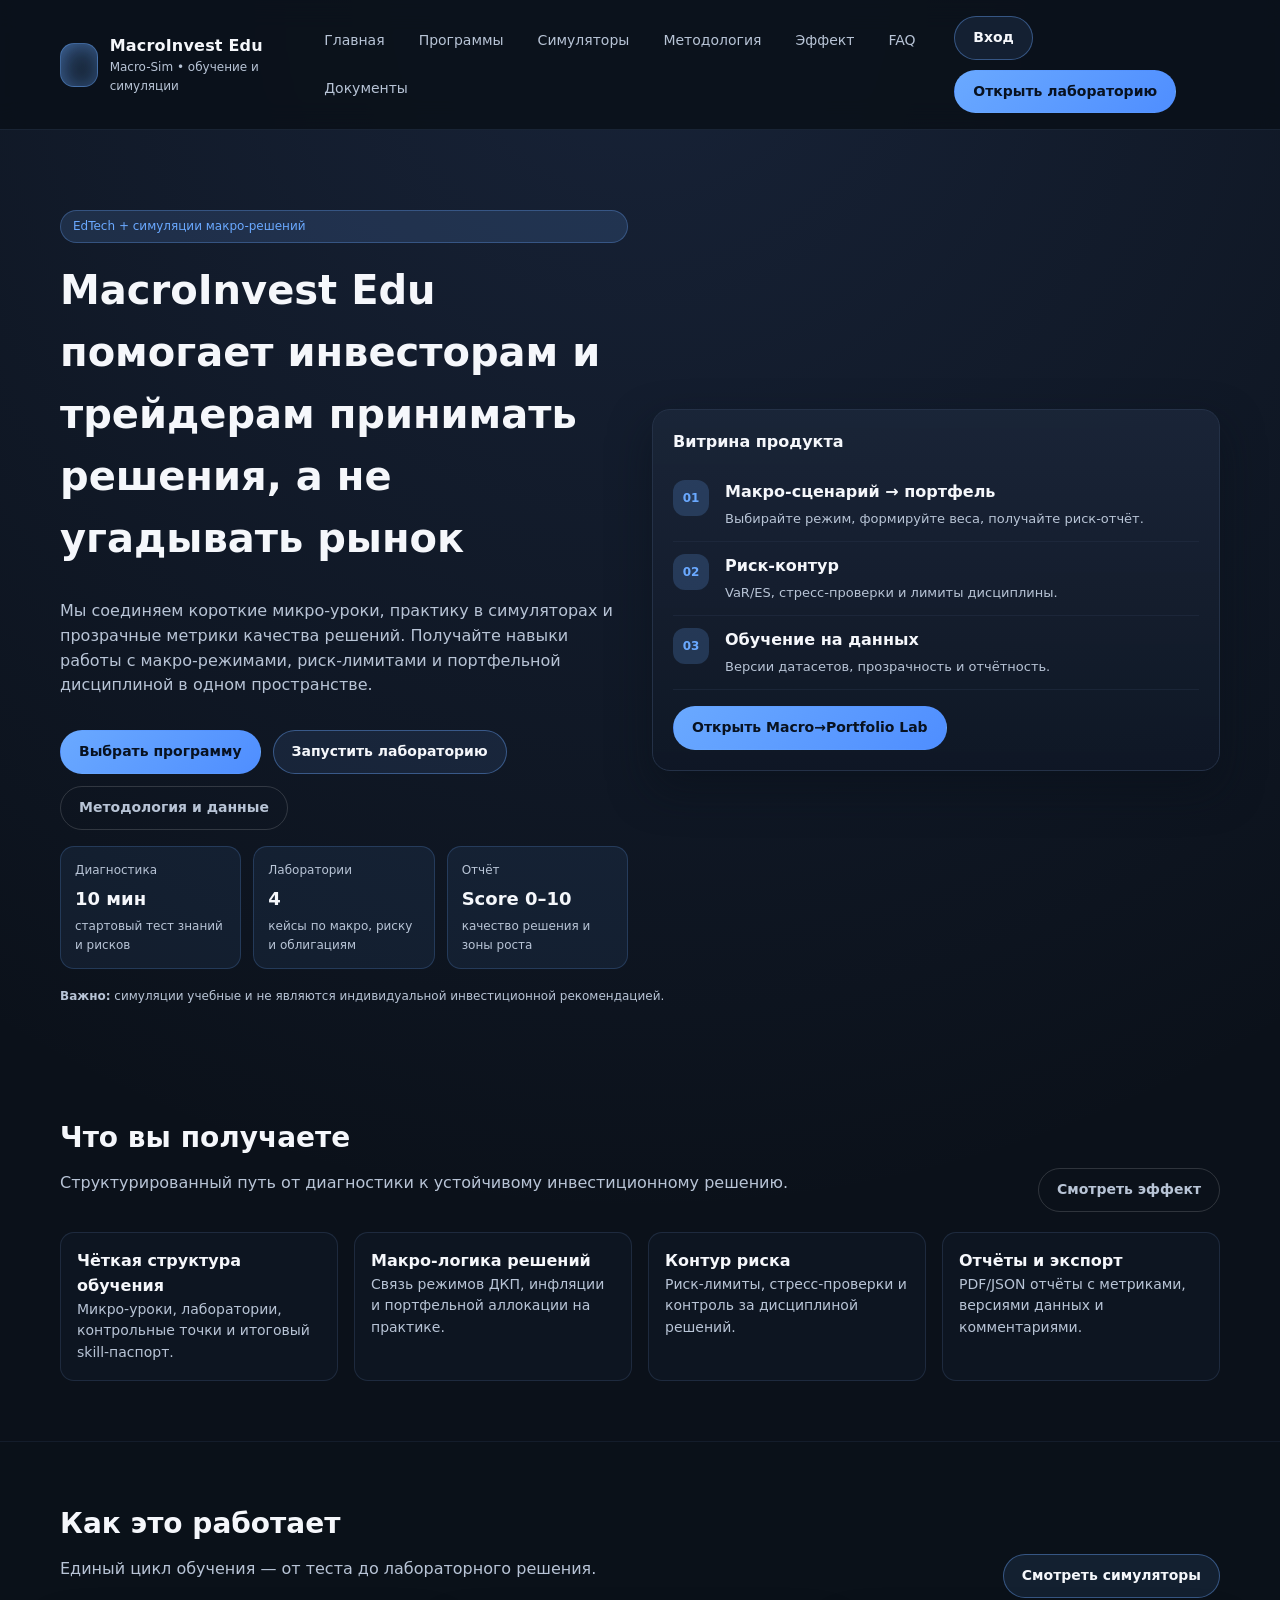
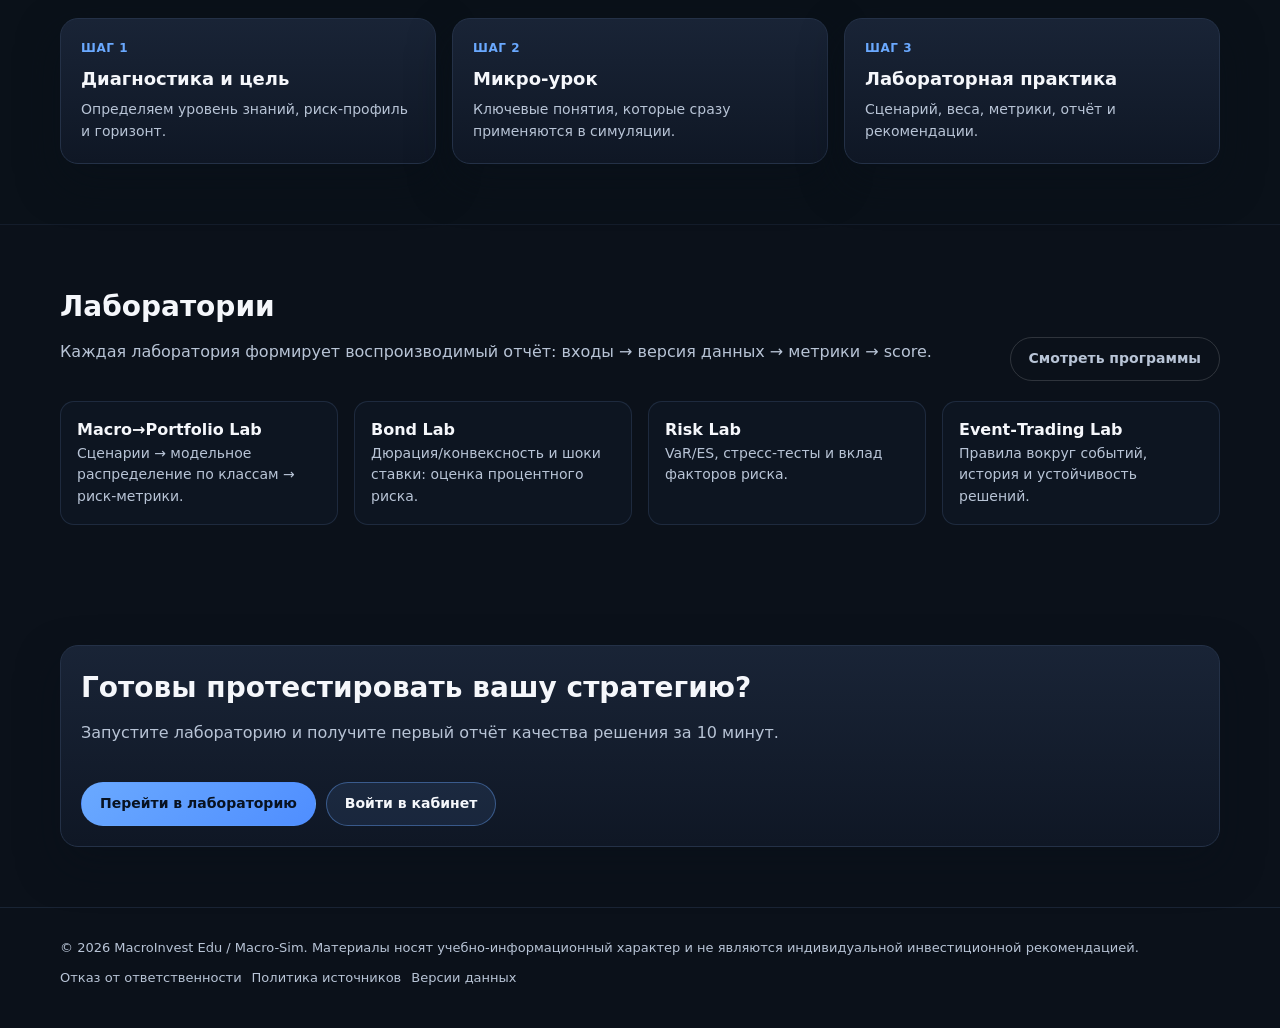
<file: index.html>
<!doctype html>
<html lang="ru">
<head>
  <meta charset="utf-8" />
  <meta name="viewport" content="width=device-width, initial-scale=1" />
  <title>Главная — MacroInvest Edu</title>
  <link rel="stylesheet" href="assets/styles.css" />
</head>
<body>
<header>
  <div class="container">
    <div class="nav">
      <a class="brand" href="index.html" aria-label="MacroInvest Edu">
        <div class="logo" aria-hidden="true"></div>
        <div>
          <div class="name">MacroInvest Edu</div>
          <div class="tag">Macro-Sim • обучение и симуляции</div>
        </div>
      </a>
      <nav class="menu" aria-label="Навигация">
        <a href="index.html">Главная</a>
        <a href="programs.html">Программы</a>
        <a href="simulators.html">Симуляторы</a>
        <a href="methodology.html">Методология</a>
        <a href="impact.html">Эффект</a>
        <a href="faq.html">FAQ</a>
        <a href="documents.html">Документы</a>
      </nav>
      <div class="actions">
        <a class="btn" href="login.html" title="Демо-вход">Вход</a>
        <a class="btn primary" href="app-lab-macro-portfolio.html">Открыть лабораторию</a>
      </div>
    </div>
  </div>
</header>

<main>
<section class="hero">
  <div class="container">
    <div class="hero-grid">
      <div class="hero-copy">
        <span class="badge">EdTech + симуляции макро‑решений</span>
        <h1 class="h1">MacroInvest Edu помогает инвесторам и трейдерам принимать решения, а не угадывать рынок</h1>
        <p class="p">
          Мы соединяем короткие микро‑уроки, практику в симуляторах и прозрачные метрики качества решений.
          Получайте навыки работы с макро‑режимами, риск‑лимитами и портфельной дисциплиной в одном пространстве.
        </p>
        <div class="hero-actions">
          <a class="btn primary" href="programs.html">Выбрать программу</a>
          <a class="btn" href="app-lab-macro-portfolio.html">Запустить лабораторию</a>
          <a class="btn ghost" href="methodology.html">Методология и данные</a>
        </div>
        <div class="hero-highlights">
          <div class="highlight">
            <div class="h-label">Диагностика</div>
            <div class="h-value">10 мин</div>
            <div class="h-note">стартовый тест знаний и рисков</div>
          </div>
          <div class="highlight">
            <div class="h-label">Лаборатории</div>
            <div class="h-value">4</div>
            <div class="h-note">кейсы по макро, риску и облигациям</div>
          </div>
          <div class="highlight">
            <div class="h-label">Отчёт</div>
            <div class="h-value">Score 0–10</div>
            <div class="h-note">качество решения и зоны роста</div>
          </div>
        </div>
      </div>
      <div class="hero-panel card">
        <div class="pad">
          <div class="panel-title">Витрина продукта</div>
          <div class="panel-row">
            <div class="panel-icon">01</div>
            <div>
              <div class="panel-name">Макро‑сценарий → портфель</div>
              <div class="panel-desc">Выбирайте режим, формируйте веса, получайте риск‑отчёт.</div>
            </div>
          </div>
          <div class="panel-row">
            <div class="panel-icon">02</div>
            <div>
              <div class="panel-name">Риск‑контур</div>
              <div class="panel-desc">VaR/ES, стресс‑проверки и лимиты дисциплины.</div>
            </div>
          </div>
          <div class="panel-row">
            <div class="panel-icon">03</div>
            <div>
              <div class="panel-name">Обучение на данных</div>
              <div class="panel-desc">Версии датасетов, прозрачность и отчётность.</div>
            </div>
          </div>
          <div class="panel-cta">
            <a class="btn primary" href="app-lab-macro-portfolio.html">Открыть Macro→Portfolio Lab</a>
          </div>
        </div>
      </div>
    </div>
    <div class="hero-disclaimer">
      <strong>Важно:</strong> симуляции учебные и не являются индивидуальной инвестиционной рекомендацией.
    </div>
  </div>
</section>

<section class="section">
  <div class="container">
    <div class="section-head">
      <div>
        <h2 class="h2">Что вы получаете</h2>
        <p class="p">Структурированный путь от диагностики к устойчивому инвестиционному решению.</p>
      </div>
      <a class="btn ghost" href="impact.html">Смотреть эффект</a>
    </div>
    <div class="cards">
      <div class="tile">
        <div class="t">Чёткая структура обучения</div>
        <div class="s">Микро‑уроки, лаборатории, контрольные точки и итоговый skill‑паспорт.</div>
      </div>
      <div class="tile">
        <div class="t">Макро‑логика решений</div>
        <div class="s">Связь режимов ДКП, инфляции и портфельной аллокации на практике.</div>
      </div>
      <div class="tile">
        <div class="t">Контур риска</div>
        <div class="s">Риск‑лимиты, стресс‑проверки и контроль за дисциплиной решений.</div>
      </div>
      <div class="tile">
        <div class="t">Отчёты и экспорт</div>
        <div class="s">PDF/JSON отчёты с метриками, версиями данных и комментариями.</div>
      </div>
    </div>
  </div>
</section>

<section class="section section-muted">
  <div class="container">
    <div class="section-head">
      <div>
        <h2 class="h2">Как это работает</h2>
        <p class="p">Единый цикл обучения — от теста до лабораторного решения.</p>
      </div>
      <a class="btn" href="simulators.html">Смотреть симуляторы</a>
    </div>
    <div class="steps">
      <div class="step card">
        <div class="pad">
          <div class="step-number">Шаг 1</div>
          <div class="step-title">Диагностика и цель</div>
          <div class="step-text">Определяем уровень знаний, риск‑профиль и горизонт.</div>
        </div>
      </div>
      <div class="step card">
        <div class="pad">
          <div class="step-number">Шаг 2</div>
          <div class="step-title">Микро‑урок</div>
          <div class="step-text">Ключевые понятия, которые сразу применяются в симуляции.</div>
        </div>
      </div>
      <div class="step card">
        <div class="pad">
          <div class="step-number">Шаг 3</div>
          <div class="step-title">Лабораторная практика</div>
          <div class="step-text">Сценарий, веса, метрики, отчёт и рекомендации.</div>
        </div>
      </div>
    </div>
  </div>
</section>

<section class="section">
  <div class="container">
    <div class="section-head">
      <div>
        <h2 class="h2">Лаборатории</h2>
        <p class="p">Каждая лаборатория формирует воспроизводимый отчёт: входы → версия данных → метрики → score.</p>
      </div>
      <a class="btn ghost" href="programs.html">Смотреть программы</a>
    </div>
    <div class="cards">
      <a class="tile" href="app-lab-macro-portfolio.html">
        <div class="t">Macro→Portfolio Lab</div>
        <div class="s">Сценарии → модельное распределение по классам → риск‑метрики.</div>
      </a>
      <a class="tile" href="app-lab-bond.html">
        <div class="t">Bond Lab</div>
        <div class="s">Дюрация/конвексность и шоки ставки: оценка процентного риска.</div>
      </a>
      <a class="tile" href="app-lab-risk.html">
        <div class="t">Risk Lab</div>
        <div class="s">VaR/ES, стресс‑тесты и вклад факторов риска.</div>
      </a>
      <a class="tile" href="app-lab-event.html">
        <div class="t">Event‑Trading Lab</div>
        <div class="s">Правила вокруг событий, история и устойчивость решений.</div>
      </a>
    </div>
  </div>
</section>

<section class="section">
  <div class="container">
    <div class="cta card">
      <div class="pad cta-inner">
        <div>
          <h2 class="h2">Готовы протестировать вашу стратегию?</h2>
          <p class="p">Запустите лабораторию и получите первый отчёт качества решения за 10 минут.</p>
        </div>
        <div class="cta-actions">
          <a class="btn primary" href="app-lab-macro-portfolio.html">Перейти в лабораторию</a>
          <a class="btn" href="login.html">Войти в кабинет</a>
        </div>
      </div>
    </div>
  </div>
</section>

</main>

<div class="toast" id="toast" role="status" aria-live="polite">
  <div class="card"><div class="pad">
    <div style="display:flex; justify-content:space-between; gap:12px; align-items:center;">
      <div class="name" style="font-weight:700">Сообщение</div>
      <button class="btn ghost" onclick="document.getElementById('toast').style.display='none'">Закрыть</button>
    </div>
    <div class="msg" id="toastMsg" style="margin-top:8px"></div>
  </div></div>
</div>

<footer class="footer">
  <div class="container">
    <div style="display:flex; flex-wrap:wrap; gap:10px; align-items:center; justify-content:space-between">
      <div>© 2026 MacroInvest Edu / Macro-Sim. Материалы носят учебно‑информационный характер и не являются индивидуальной инвестиционной рекомендацией.</div>
      <div style="display:flex; gap:10px; flex-wrap:wrap">
        <a href="documents.html#disclaimer">Отказ от ответственности</a>
        <a href="documents.html#sources">Политика источников</a>
        <a href="methodology.html#versions">Версии данных</a>
      </div>
    </div>
  </div>
</footer>

<script src="assets/app.js"></script>

</body>
</html>
</file>
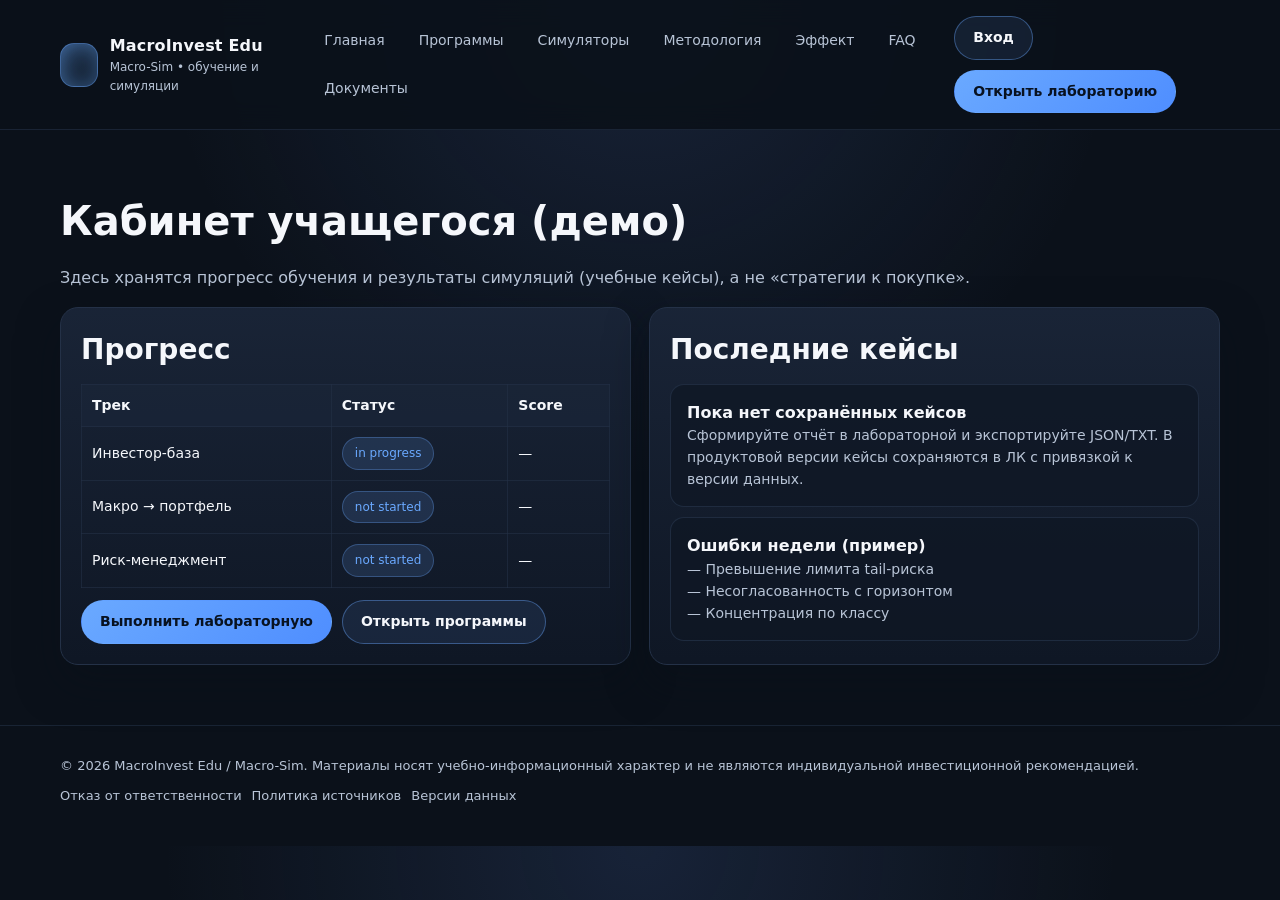
<file: app-dashboard.html>
<!doctype html>
<html lang="ru">
<head>
  <meta charset="utf-8" />
  <meta name="viewport" content="width=device-width, initial-scale=1" />
  <title>Кабинет — MacroInvest Edu</title>
  <link rel="stylesheet" href="assets/styles.css" />
</head>
<body>
<header>
  <div class="container">
    <div class="nav">
      <a class="brand" href="index.html" aria-label="MacroInvest Edu">
        <div class="logo" aria-hidden="true"></div>
        <div>
          <div class="name">MacroInvest Edu</div>
          <div class="tag">Macro-Sim • обучение и симуляции</div>
        </div>
      </a>
      <nav class="menu" aria-label="Навигация">
        <a href="index.html">Главная</a>
        <a href="programs.html">Программы</a>
        <a href="simulators.html">Симуляторы</a>
        <a href="methodology.html">Методология</a>
        <a href="impact.html">Эффект</a>
        <a href="faq.html">FAQ</a>
        <a href="documents.html">Документы</a>
      </nav>
      <div class="actions">
        <a class="btn" href="login.html" title="Демо-вход">Вход</a>
        <a class="btn primary" href="app-lab-macro-portfolio.html">Открыть лабораторию</a>
      </div>
    </div>
  </div>
</header>

<main>
<section class="section">
  <div class="container">
    <h1 class="h1">Кабинет учащегося (демо)</h1>
    <p class="p">Здесь хранятся прогресс обучения и результаты симуляций (учебные кейсы), а не «стратегии к покупке».</p>

    <div class="split">
      <div class="card"><div class="pad">
        <h2 class="h2">Прогресс</h2>
        <table class="table">
          <tr><th>Трек</th><th>Статус</th><th>Score</th></tr>
          <tr><td>Инвестор‑база</td><td><span class="badge">in progress</span></td><td>—</td></tr>
          <tr><td>Макро → портфель</td><td><span class="badge">not started</span></td><td>—</td></tr>
          <tr><td>Риск‑менеджмент</td><td><span class="badge">not started</span></td><td>—</td></tr>
        </table>
        <div style="display:flex; gap:10px; flex-wrap:wrap; margin-top:12px">
          <a class="btn primary" href="app-lab-macro-portfolio.html">Выполнить лабораторную</a>
          <a class="btn" href="programs.html">Открыть программы</a>
        </div>
      </div></div>

      <div class="card"><div class="pad">
        <h2 class="h2">Последние кейсы</h2>
        <div class="tile">
          <div class="t">Пока нет сохранённых кейсов</div>
          <div class="s">Сформируйте отчёт в лабораторной и экспортируйте JSON/TXT. В продуктовой версии кейсы сохраняются в ЛК с привязкой к версии данных.</div>
        </div>
        <div style="height:10px"></div>
        <div class="tile">
          <div class="t">Ошибки недели (пример)</div>
          <div class="s">— Превышение лимита tail‑риска<br/>— Несогласованность с горизонтом<br/>— Концентрация по классу</div>
        </div>
      </div></div>
    </div>
  </div>
</section>

</main>

<div class="toast" id="toast" role="status" aria-live="polite">
  <div class="card"><div class="pad">
    <div style="display:flex; justify-content:space-between; gap:12px; align-items:center;">
      <div class="name" style="font-weight:700">Сообщение</div>
      <button class="btn ghost" onclick="document.getElementById('toast').style.display='none'">Закрыть</button>
    </div>
    <div class="msg" id="toastMsg" style="margin-top:8px"></div>
  </div></div>
</div>

<footer class="footer">
  <div class="container">
    <div style="display:flex; flex-wrap:wrap; gap:10px; align-items:center; justify-content:space-between">
      <div>© 2026 MacroInvest Edu / Macro-Sim. Материалы носят учебно‑информационный характер и не являются индивидуальной инвестиционной рекомендацией.</div>
      <div style="display:flex; gap:10px; flex-wrap:wrap">
        <a href="documents.html#disclaimer">Отказ от ответственности</a>
        <a href="documents.html#sources">Политика источников</a>
        <a href="methodology.html#versions">Версии данных</a>
      </div>
    </div>
  </div>
</footer>

<script src="assets/app.js"></script>

</body>
</html>
</file>
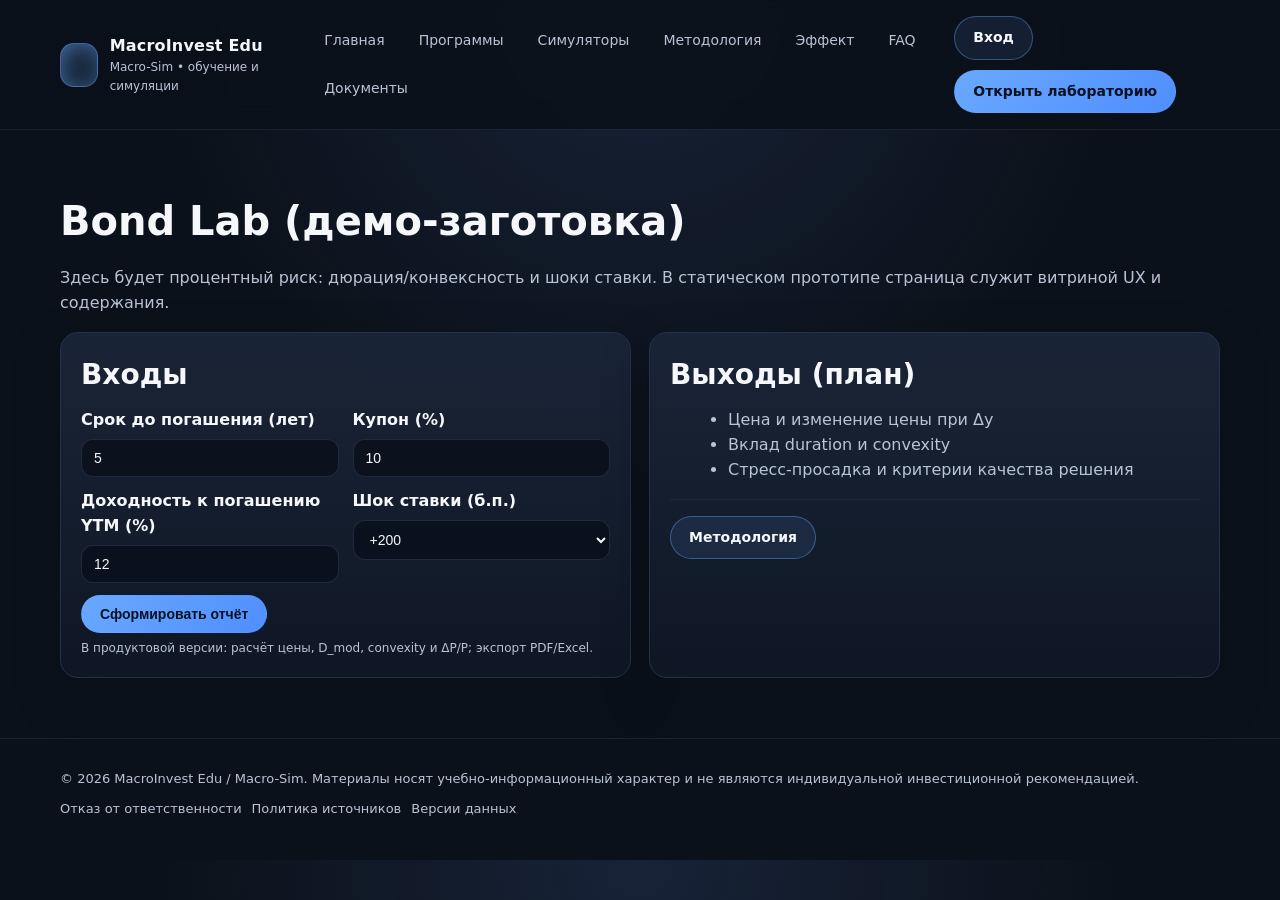
<file: app-lab-bond.html>
<!doctype html>
<html lang="ru">
<head>
  <meta charset="utf-8" />
  <meta name="viewport" content="width=device-width, initial-scale=1" />
  <title>Bond Lab — MacroInvest Edu</title>
  <link rel="stylesheet" href="assets/styles.css" />
</head>
<body>
<header>
  <div class="container">
    <div class="nav">
      <a class="brand" href="index.html" aria-label="MacroInvest Edu">
        <div class="logo" aria-hidden="true"></div>
        <div>
          <div class="name">MacroInvest Edu</div>
          <div class="tag">Macro-Sim • обучение и симуляции</div>
        </div>
      </a>
      <nav class="menu" aria-label="Навигация">
        <a href="index.html">Главная</a>
        <a href="programs.html">Программы</a>
        <a href="simulators.html">Симуляторы</a>
        <a href="methodology.html">Методология</a>
        <a href="impact.html">Эффект</a>
        <a href="faq.html">FAQ</a>
        <a href="documents.html">Документы</a>
      </nav>
      <div class="actions">
        <a class="btn" href="login.html" title="Демо-вход">Вход</a>
        <a class="btn primary" href="app-lab-macro-portfolio.html">Открыть лабораторию</a>
      </div>
    </div>
  </div>
</header>

<main>
<section class="section">
  <div class="container">
    <h1 class="h1">Bond Lab (демо‑заготовка)</h1>
    <p class="p">Здесь будет процентный риск: дюрация/конвексность и шоки ставки. В статическом прототипе страница служит витриной UX и содержания.</p>

    <div class="split">
      <div class="card"><div class="pad">
        <h2 class="h2">Входы</h2>
        <div class="form">
          <div class="row">
            <div class="field"><label>Срок до погашения (лет)</label><input type="number" min="1" max="30" value="5"/></div>
            <div class="field"><label>Купон (%)</label><input type="number" min="0" max="30" value="10"/></div>
          </div>
          <div class="row">
            <div class="field"><label>Доходность к погашению YTM (%)</label><input type="number" min="0" max="40" value="12"/></div>
            <div class="field"><label>Шок ставки (б.п.)</label>
              <select>
                <option>+50</option><option>+100</option><option selected>+200</option><option>-100</option>
              </select>
            </div>
          </div>
          <button class="btn primary" onclick="toast('Демо: расчёт Bond Lab будет подключён в серверной версии (model service).')">Сформировать отчёт</button>
          <div class="hint">В продуктовой версии: расчёт цены, D_mod, convexity и ΔP/P; экспорт PDF/Excel.</div>
        </div>
      </div></div>

      <div class="card"><div class="pad">
        <h2 class="h2">Выходы (план)</h2>
        <ul class="p" style="margin:0 0 0 18px">
          <li>Цена и изменение цены при Δy</li>
          <li>Вклад duration и convexity</li>
          <li>Стресс‑просадка и критерии качества решения</li>
        </ul>
        <hr/>
        <a class="btn" href="methodology.html">Методология</a>
      </div></div>
    </div>
  </div>
</section>

</main>

<div class="toast" id="toast" role="status" aria-live="polite">
  <div class="card"><div class="pad">
    <div style="display:flex; justify-content:space-between; gap:12px; align-items:center;">
      <div class="name" style="font-weight:700">Сообщение</div>
      <button class="btn ghost" onclick="document.getElementById('toast').style.display='none'">Закрыть</button>
    </div>
    <div class="msg" id="toastMsg" style="margin-top:8px"></div>
  </div></div>
</div>

<footer class="footer">
  <div class="container">
    <div style="display:flex; flex-wrap:wrap; gap:10px; align-items:center; justify-content:space-between">
      <div>© 2026 MacroInvest Edu / Macro-Sim. Материалы носят учебно‑информационный характер и не являются индивидуальной инвестиционной рекомендацией.</div>
      <div style="display:flex; gap:10px; flex-wrap:wrap">
        <a href="documents.html#disclaimer">Отказ от ответственности</a>
        <a href="documents.html#sources">Политика источников</a>
        <a href="methodology.html#versions">Версии данных</a>
      </div>
    </div>
  </div>
</footer>

<script src="assets/app.js"></script>

</body>
</html>
</file>
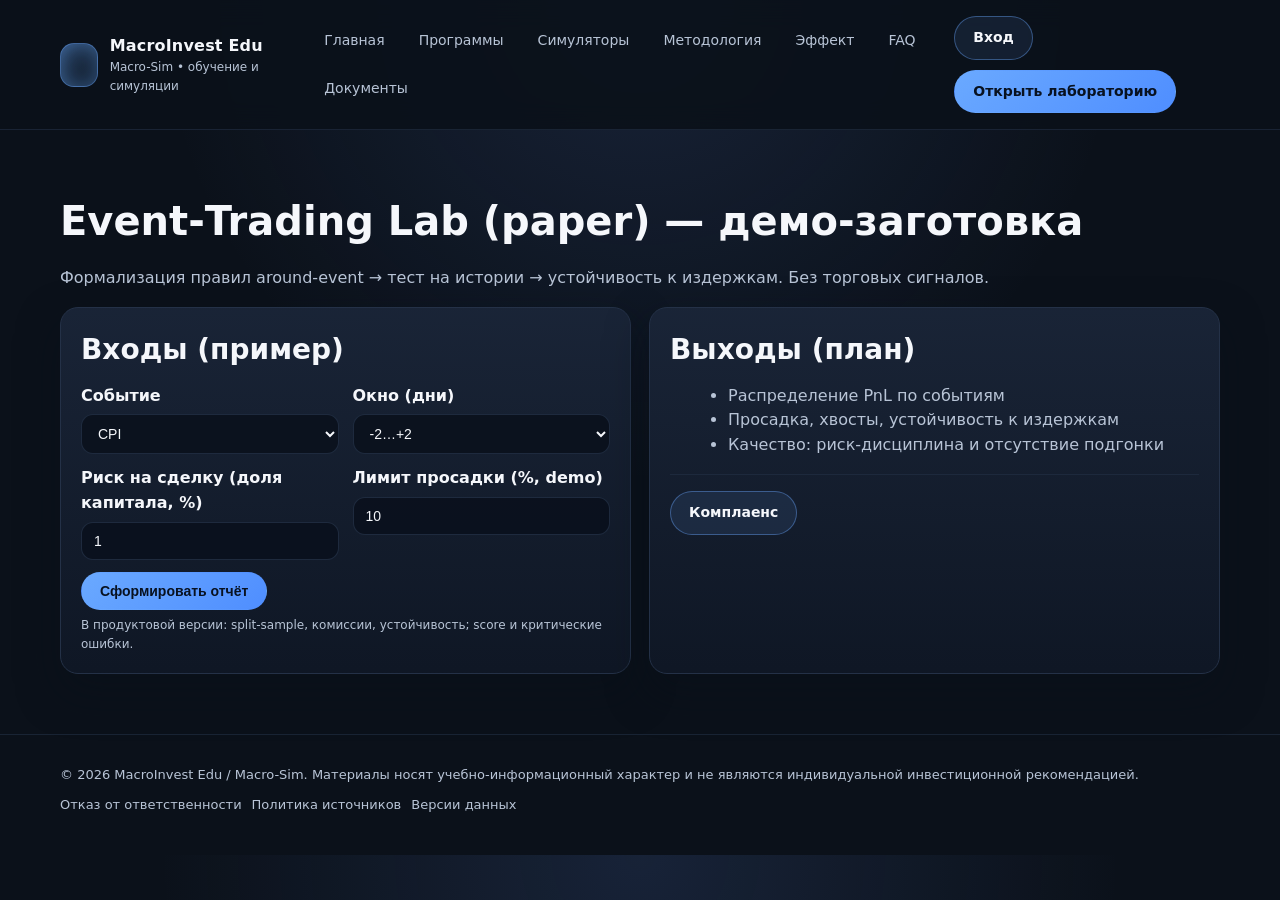
<file: app-lab-event.html>
<!doctype html>
<html lang="ru">
<head>
  <meta charset="utf-8" />
  <meta name="viewport" content="width=device-width, initial-scale=1" />
  <title>Event‑Trading Lab — MacroInvest Edu</title>
  <link rel="stylesheet" href="assets/styles.css" />
</head>
<body>
<header>
  <div class="container">
    <div class="nav">
      <a class="brand" href="index.html" aria-label="MacroInvest Edu">
        <div class="logo" aria-hidden="true"></div>
        <div>
          <div class="name">MacroInvest Edu</div>
          <div class="tag">Macro-Sim • обучение и симуляции</div>
        </div>
      </a>
      <nav class="menu" aria-label="Навигация">
        <a href="index.html">Главная</a>
        <a href="programs.html">Программы</a>
        <a href="simulators.html">Симуляторы</a>
        <a href="methodology.html">Методология</a>
        <a href="impact.html">Эффект</a>
        <a href="faq.html">FAQ</a>
        <a href="documents.html">Документы</a>
      </nav>
      <div class="actions">
        <a class="btn" href="login.html" title="Демо-вход">Вход</a>
        <a class="btn primary" href="app-lab-macro-portfolio.html">Открыть лабораторию</a>
      </div>
    </div>
  </div>
</header>

<main>
<section class="section">
  <div class="container">
    <h1 class="h1">Event‑Trading Lab (paper) — демо‑заготовка</h1>
    <p class="p">Формализация правил around‑event → тест на истории → устойчивость к издержкам. Без торговых сигналов.</p>

    <div class="split">
      <div class="card"><div class="pad">
        <h2 class="h2">Входы (пример)</h2>
        <div class="form">
          <div class="row">
            <div class="field"><label>Событие</label>
              <select><option selected>CPI</option><option>Решение по ставке</option><option>Пресс‑конференция</option></select>
            </div>
            <div class="field"><label>Окно (дни)</label>
              <select><option>-1…+2</option><option selected>-2…+2</option><option>-5…+5</option></select>
            </div>
          </div>
          <div class="row">
            <div class="field"><label>Риск на сделку (доля капитала, %)</label><input type="number" min="0" max="10" value="1"/></div>
            <div class="field"><label>Лимит просадки (%, demo)</label><input type="number" min="0" max="50" value="10"/></div>
          </div>
          <button class="btn primary" onclick="toast('Демо: Event‑Lab подключается к историческому календарю событий и paper‑PnL.')">Сформировать отчёт</button>
          <div class="hint">В продуктовой версии: split‑sample, комиссии, устойчивость; score и критические ошибки.</div>
        </div>
      </div></div>

      <div class="card"><div class="pad">
        <h2 class="h2">Выходы (план)</h2>
        <ul class="p" style="margin:0 0 0 18px">
          <li>Распределение PnL по событиям</li>
          <li>Просадка, хвосты, устойчивость к издержкам</li>
          <li>Качество: риск‑дисциплина и отсутствие подгонки</li>
        </ul>
        <hr/>
        <a class="btn" href="documents.html#disclaimer">Комплаенс</a>
      </div></div>
    </div>
  </div>
</section>

</main>

<div class="toast" id="toast" role="status" aria-live="polite">
  <div class="card"><div class="pad">
    <div style="display:flex; justify-content:space-between; gap:12px; align-items:center;">
      <div class="name" style="font-weight:700">Сообщение</div>
      <button class="btn ghost" onclick="document.getElementById('toast').style.display='none'">Закрыть</button>
    </div>
    <div class="msg" id="toastMsg" style="margin-top:8px"></div>
  </div></div>
</div>

<footer class="footer">
  <div class="container">
    <div style="display:flex; flex-wrap:wrap; gap:10px; align-items:center; justify-content:space-between">
      <div>© 2026 MacroInvest Edu / Macro-Sim. Материалы носят учебно‑информационный характер и не являются индивидуальной инвестиционной рекомендацией.</div>
      <div style="display:flex; gap:10px; flex-wrap:wrap">
        <a href="documents.html#disclaimer">Отказ от ответственности</a>
        <a href="documents.html#sources">Политика источников</a>
        <a href="methodology.html#versions">Версии данных</a>
      </div>
    </div>
  </div>
</footer>

<script src="assets/app.js"></script>

</body>
</html>
</file>
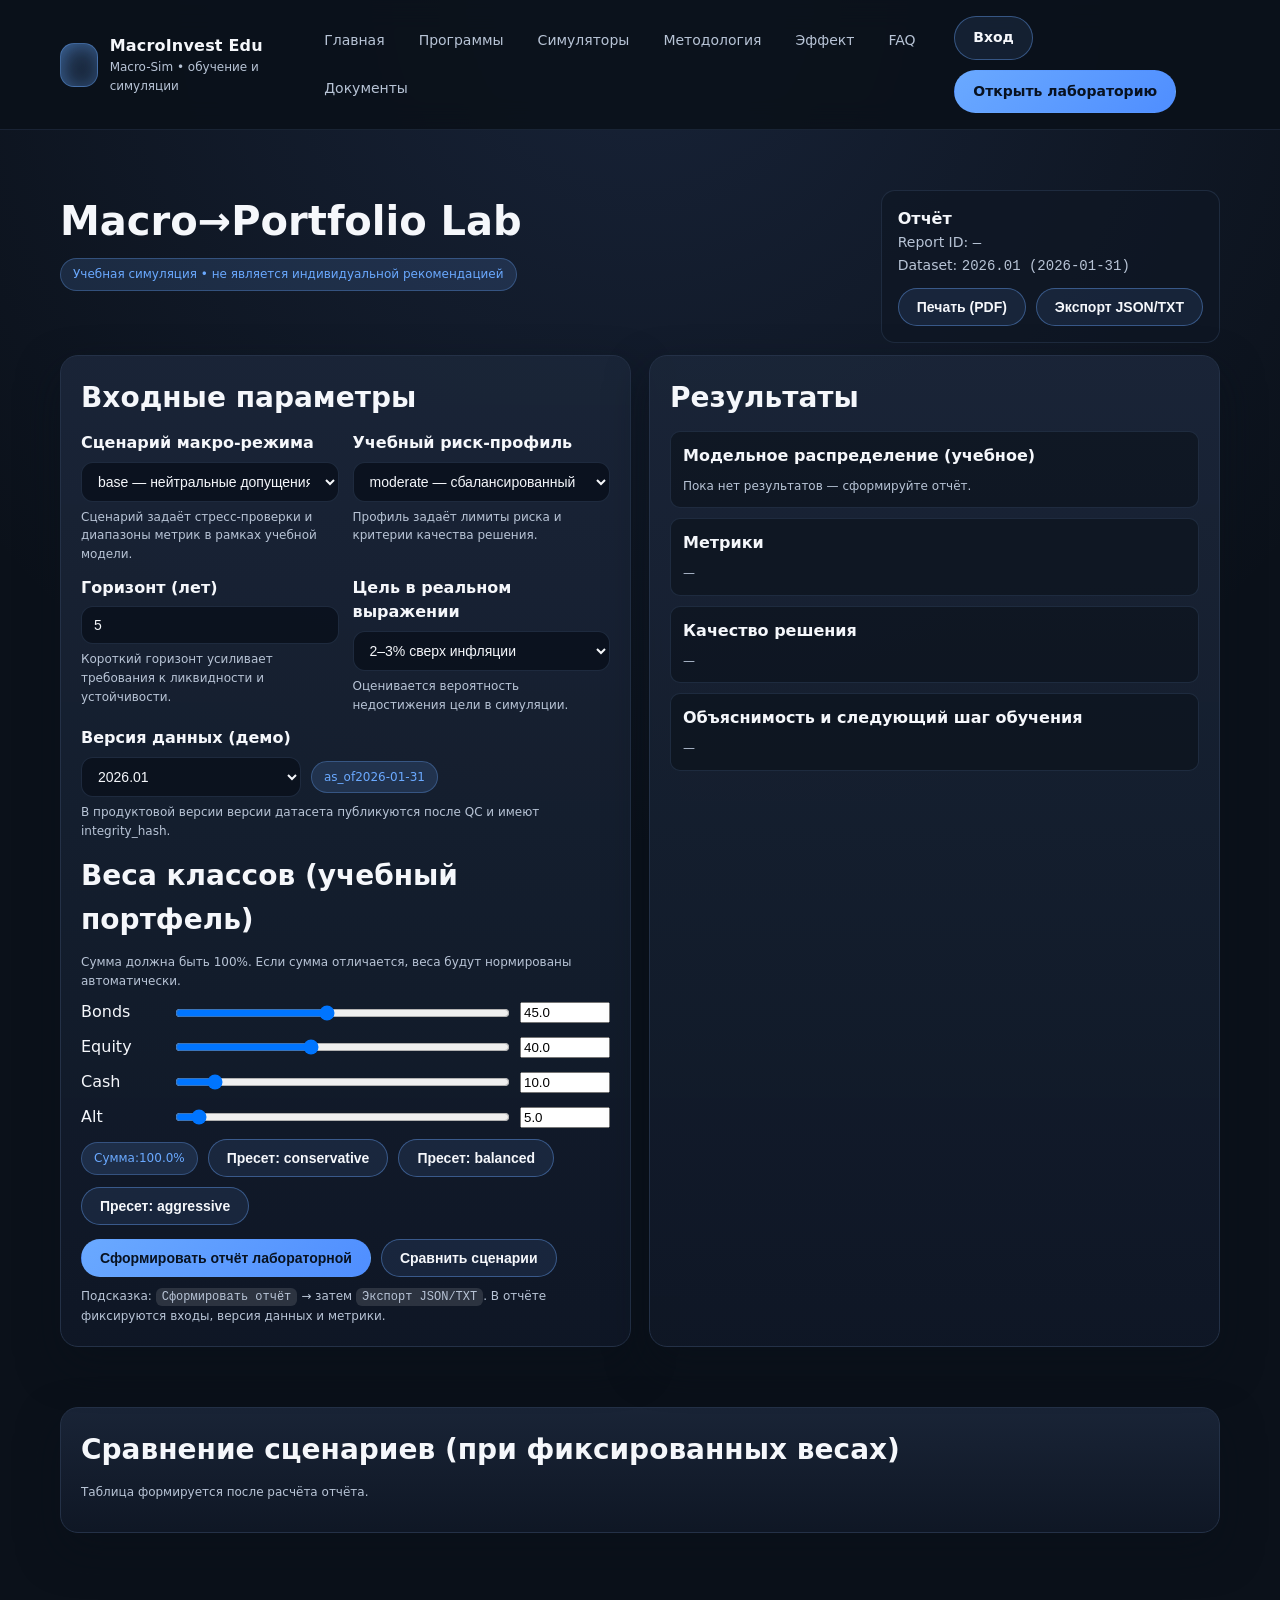
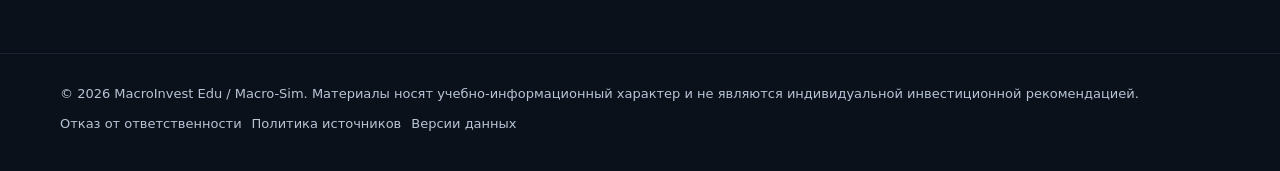
<file: app-lab-macro-portfolio.html>
<!doctype html>
<html lang="ru">
<head>
  <meta charset="utf-8" />
  <meta name="viewport" content="width=device-width, initial-scale=1" />
  <title>Macro→Portfolio Lab — MacroInvest Edu</title>
  <link rel="stylesheet" href="assets/styles.css" />
</head>
<body>
<header>
  <div class="container">
    <div class="nav">
      <a class="brand" href="index.html" aria-label="MacroInvest Edu">
        <div class="logo" aria-hidden="true"></div>
        <div>
          <div class="name">MacroInvest Edu</div>
          <div class="tag">Macro-Sim • обучение и симуляции</div>
        </div>
      </a>
      <nav class="menu" aria-label="Навигация">
        <a href="index.html">Главная</a>
        <a href="programs.html">Программы</a>
        <a href="simulators.html">Симуляторы</a>
        <a href="methodology.html">Методология</a>
        <a href="impact.html">Эффект</a>
        <a href="faq.html">FAQ</a>
        <a href="documents.html">Документы</a>
      </nav>
      <div class="actions">
        <a class="btn" href="login.html" title="Демо-вход">Вход</a>
        <a class="btn primary" href="app-lab-macro-portfolio.html">Открыть лабораторию</a>
      </div>
    </div>
  </div>
</header>

<main>
<section class="section" id="macroLab">
  <div class="container">
    <div style="display:flex; align-items:flex-start; justify-content:space-between; gap:12px; flex-wrap:wrap">
      <div>
        <h1 class="h1" style="margin-bottom:6px">Macro→Portfolio Lab</h1>
        <div class="badge">Учебная симуляция • не является индивидуальной рекомендацией</div>
      </div>
      <div class="tile" style="max-width:520px">
        <div class="t">Отчёт</div>
        <div class="s">Report ID: <span style="font-family:var(--mono)" id="reportId">—</span><br/>
          Dataset: <span style="font-family:var(--mono)" id="datasetInfo">—</span></div>
        <div style="display:flex; gap:10px; flex-wrap:wrap; margin-top:10px">
          <button class="btn" id="btnPrint">Печать (PDF)</button>
          <button class="btn" id="btnExport">Экспорт JSON/TXT</button>
        </div>
      </div>
    </div>

    <div class="split" style="margin-top:12px">
      <div class="card"><div class="pad">
        <h2 class="h2">Входные параметры</h2>

        <div class="row">
          <div class="field">
            <label>Сценарий макро‑режима</label>
            <select id="scenario">
              <option value="base">base — нейтральные допущения</option>
              <option value="hawkish">hawkish — ужесточение условий</option>
              <option value="dovish">dovish — смягчение условий</option>
            </select>
            <div class="hint">Сценарий задаёт стресс‑проверки и диапазоны метрик в рамках учебной модели.</div>
          </div>
          <div class="field">
            <label>Учебный риск‑профиль</label>
            <select id="riskProfile">
              <option value="conservative">conservative — низкий риск</option>
              <option value="moderate" selected>moderate — сбалансированный</option>
              <option value="aggressive">aggressive — высокий риск</option>
            </select>
            <div class="hint">Профиль задаёт лимиты риска и критерии качества решения.</div>
          </div>
        </div>

        <div class="row">
          <div class="field">
            <label>Горизонт (лет)</label>
            <input id="horizon" type="number" min="1" max="10" value="5" />
            <div class="hint">Короткий горизонт усиливает требования к ликвидности и устойчивости.</div>
          </div>
          <div class="field">
            <label>Цель в реальном выражении</label>
            <select id="targetBand">
              <option value="real_0_1">0–1% сверх инфляции</option>
              <option value="real_2_3" selected>2–3% сверх инфляции</option>
              <option value="real_4_6">4–6% сверх инфляции</option>
            </select>
            <div class="hint">Оценивается вероятность недостижения цели в симуляции.</div>
          </div>
        </div>

        <div class="field">
          <label>Версия данных (демо)</label>
          <div style="display:flex; gap:10px; flex-wrap:wrap; align-items:center">
            <select id="datasetVersion" style="max-width:220px">
              <option value="2026.01" selected>2026.01</option>
              <option value="2025.12">2025.12</option>
              <option value="2025.09">2025.09</option>
            </select>
            <span class="badge">as_of <span id="datasetAsOf">2026-01-31</span></span>
          </div>
          <div class="hint">В продуктовой версии версии датасета публикуются после QC и имеют integrity_hash.</div>
        </div>

        <h2 class="h2" style="margin-top:14px">Веса классов (учебный портфель)</h2>
        <div class="hint">Сумма должна быть 100%. Если сумма отличается, веса будут нормированы автоматически.</div>
        <div class="weights" style="margin-top:10px">
          <div class="wrow"><div class="k">Bonds</div><input id="w_bonds" type="range" min="0" max="100" value="45"/><input id="n_bonds" type="number" min="0" max="100" step="0.1" value="45.0"/></div>
          <div class="wrow"><div class="k">Equity</div><input id="w_equity" type="range" min="0" max="100" value="40"/><input id="n_equity" type="number" min="0" max="100" step="0.1" value="40.0"/></div>
          <div class="wrow"><div class="k">Cash</div><input id="w_cash" type="range" min="0" max="100" value="10"/><input id="n_cash" type="number" min="0" max="100" step="0.1" value="10.0"/></div>
          <div class="wrow"><div class="k">Alt</div><input id="w_alt" type="range" min="0" max="100" value="5"/><input id="n_alt" type="number" min="0" max="100" step="0.1" value="5.0"/></div>
        </div>
        <div style="margin-top:10px; display:flex; gap:10px; flex-wrap:wrap; align-items:center">
          <span class="badge">Сумма: <span id="wSum">100.0%</span></span>
          <button class="btn" id="presetConservative">Пресет: conservative</button>
          <button class="btn" id="presetBalanced">Пресет: balanced</button>
          <button class="btn" id="presetAggressive">Пресет: aggressive</button>
        </div>

        <div style="margin-top:14px; display:flex; gap:10px; flex-wrap:wrap">
          <button class="btn primary" id="btnRun">Сформировать отчёт лабораторной</button>
          <button class="btn" id="btnCompare">Сравнить сценарии</button>
        </div>
        <div class="hint" style="margin-top:10px">
          Подсказка: <kbd>Сформировать отчёт</kbd> → затем <kbd>Экспорт JSON/TXT</kbd>. В отчёте фиксируются входы, версия данных и метрики.
        </div>
      </div></div>

      <div class="card"><div class="pad">
        <h2 class="h2">Результаты</h2>
        <div class="out">
          <div class="title">Модельное распределение (учебное)</div>
          <div id="outWeights" class="hint">Пока нет результатов — сформируйте отчёт.</div>
        </div>
        <div style="height:10px"></div>
        <div class="out">
          <div class="title">Метрики</div>
          <div id="outMetrics" class="hint">—</div>
        </div>
        <div style="height:10px"></div>
        <div class="out">
          <div class="title">Качество решения</div>
          <div id="outQuality" class="hint">—</div>
        </div>
        <div style="height:10px"></div>
        <div class="out">
          <div class="title">Объяснимость и следующий шаг обучения</div>
          <div id="outExplain" class="hint">—</div>
        </div>
      </div></div>
    </div>

    <section class="section" id="compareSection">
      <div class="container" style="padding:0">
        <div class="card"><div class="pad">
          <h2 class="h2">Сравнение сценариев (при фиксированных весах)</h2>
          <div class="hint">Таблица формируется после расчёта отчёта.</div>
          <div id="compareBox" style="margin-top:10px"></div>
        </div></div>
      </div>
    </section>
  </div>
</section>

</main>

<div class="toast" id="toast" role="status" aria-live="polite">
  <div class="card"><div class="pad">
    <div style="display:flex; justify-content:space-between; gap:12px; align-items:center;">
      <div class="name" style="font-weight:700">Сообщение</div>
      <button class="btn ghost" onclick="document.getElementById('toast').style.display='none'">Закрыть</button>
    </div>
    <div class="msg" id="toastMsg" style="margin-top:8px"></div>
  </div></div>
</div>

<footer class="footer">
  <div class="container">
    <div style="display:flex; flex-wrap:wrap; gap:10px; align-items:center; justify-content:space-between">
      <div>© 2026 MacroInvest Edu / Macro-Sim. Материалы носят учебно‑информационный характер и не являются индивидуальной инвестиционной рекомендацией.</div>
      <div style="display:flex; gap:10px; flex-wrap:wrap">
        <a href="documents.html#disclaimer">Отказ от ответственности</a>
        <a href="documents.html#sources">Политика источников</a>
        <a href="methodology.html#versions">Версии данных</a>
      </div>
    </div>
  </div>
</footer>

<script src="assets/app.js"></script>
<script src="assets/lab_macro_portfolio.js"></script>
</body>
</html>
</file>
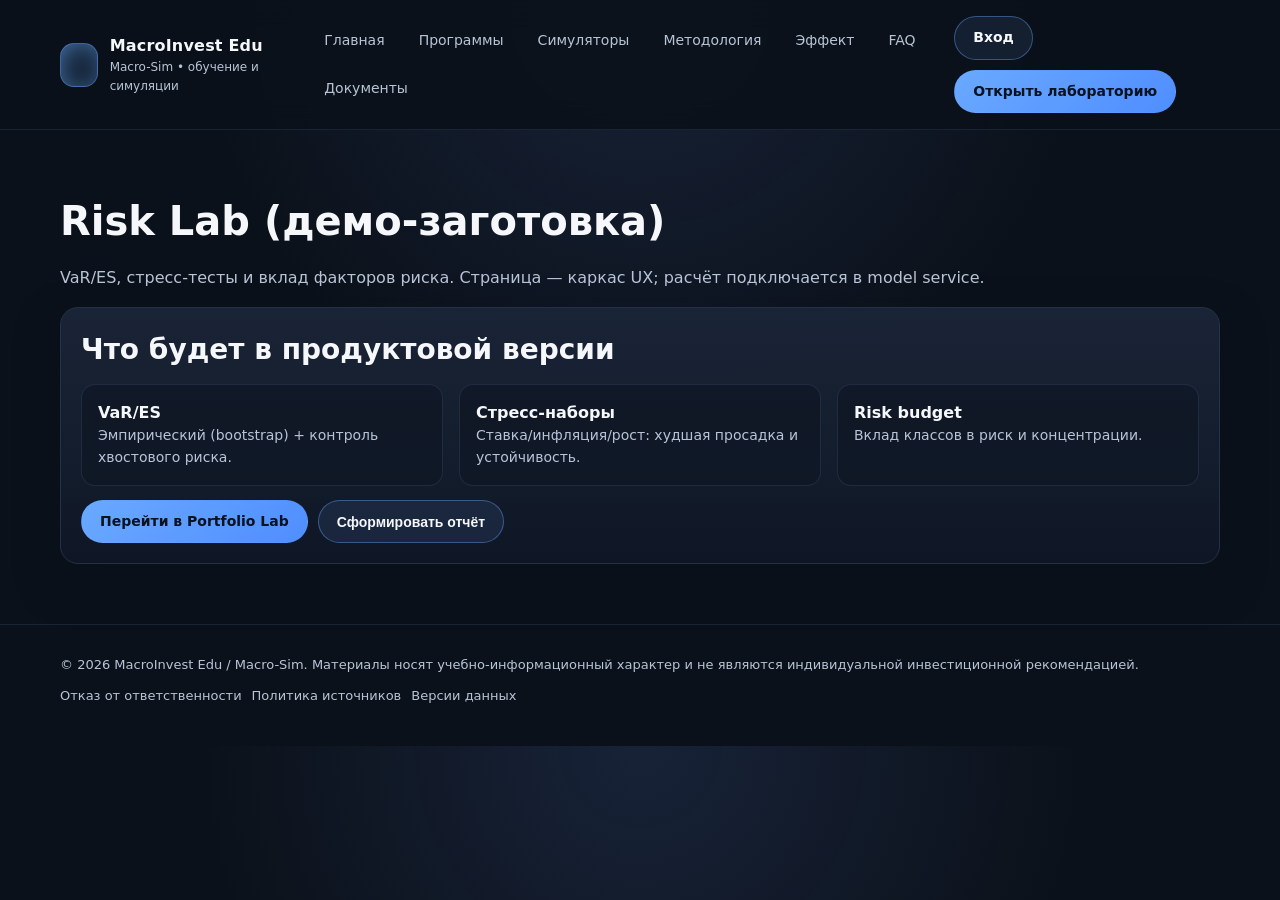
<file: app-lab-risk.html>
<!doctype html>
<html lang="ru">
<head>
  <meta charset="utf-8" />
  <meta name="viewport" content="width=device-width, initial-scale=1" />
  <title>Risk Lab — MacroInvest Edu</title>
  <link rel="stylesheet" href="assets/styles.css" />
</head>
<body>
<header>
  <div class="container">
    <div class="nav">
      <a class="brand" href="index.html" aria-label="MacroInvest Edu">
        <div class="logo" aria-hidden="true"></div>
        <div>
          <div class="name">MacroInvest Edu</div>
          <div class="tag">Macro-Sim • обучение и симуляции</div>
        </div>
      </a>
      <nav class="menu" aria-label="Навигация">
        <a href="index.html">Главная</a>
        <a href="programs.html">Программы</a>
        <a href="simulators.html">Симуляторы</a>
        <a href="methodology.html">Методология</a>
        <a href="impact.html">Эффект</a>
        <a href="faq.html">FAQ</a>
        <a href="documents.html">Документы</a>
      </nav>
      <div class="actions">
        <a class="btn" href="login.html" title="Демо-вход">Вход</a>
        <a class="btn primary" href="app-lab-macro-portfolio.html">Открыть лабораторию</a>
      </div>
    </div>
  </div>
</header>

<main>
<section class="section">
  <div class="container">
    <h1 class="h1">Risk Lab (демо‑заготовка)</h1>
    <p class="p">VaR/ES, стресс‑тесты и вклад факторов риска. Страница — каркас UX; расчёт подключается в model service.</p>

    <div class="card"><div class="pad">
      <h2 class="h2">Что будет в продуктовой версии</h2>
      <div class="cards" style="grid-template-columns:repeat(3,1fr)">
        <div class="tile"><div class="t">VaR/ES</div><div class="s">Эмпирический (bootstrap) + контроль хвостового риска.</div></div>
        <div class="tile"><div class="t">Стресс‑наборы</div><div class="s">Ставка/инфляция/рост: худшая просадка и устойчивость.</div></div>
        <div class="tile"><div class="t">Risk budget</div><div class="s">Вклад классов в риск и концентрации.</div></div>
      </div>
      <div style="margin-top:14px; display:flex; gap:10px; flex-wrap:wrap">
        <a class="btn primary" href="app-lab-macro-portfolio.html">Перейти в Portfolio Lab</a>
        <button class="btn" onclick="toast('Демо: расчёт Risk Lab будет подключён в серверной версии.')">Сформировать отчёт</button>
      </div>
    </div></div>
  </div>
</section>

</main>

<div class="toast" id="toast" role="status" aria-live="polite">
  <div class="card"><div class="pad">
    <div style="display:flex; justify-content:space-between; gap:12px; align-items:center;">
      <div class="name" style="font-weight:700">Сообщение</div>
      <button class="btn ghost" onclick="document.getElementById('toast').style.display='none'">Закрыть</button>
    </div>
    <div class="msg" id="toastMsg" style="margin-top:8px"></div>
  </div></div>
</div>

<footer class="footer">
  <div class="container">
    <div style="display:flex; flex-wrap:wrap; gap:10px; align-items:center; justify-content:space-between">
      <div>© 2026 MacroInvest Edu / Macro-Sim. Материалы носят учебно‑информационный характер и не являются индивидуальной инвестиционной рекомендацией.</div>
      <div style="display:flex; gap:10px; flex-wrap:wrap">
        <a href="documents.html#disclaimer">Отказ от ответственности</a>
        <a href="documents.html#sources">Политика источников</a>
        <a href="methodology.html#versions">Версии данных</a>
      </div>
    </div>
  </div>
</footer>

<script src="assets/app.js"></script>

</body>
</html>
</file>
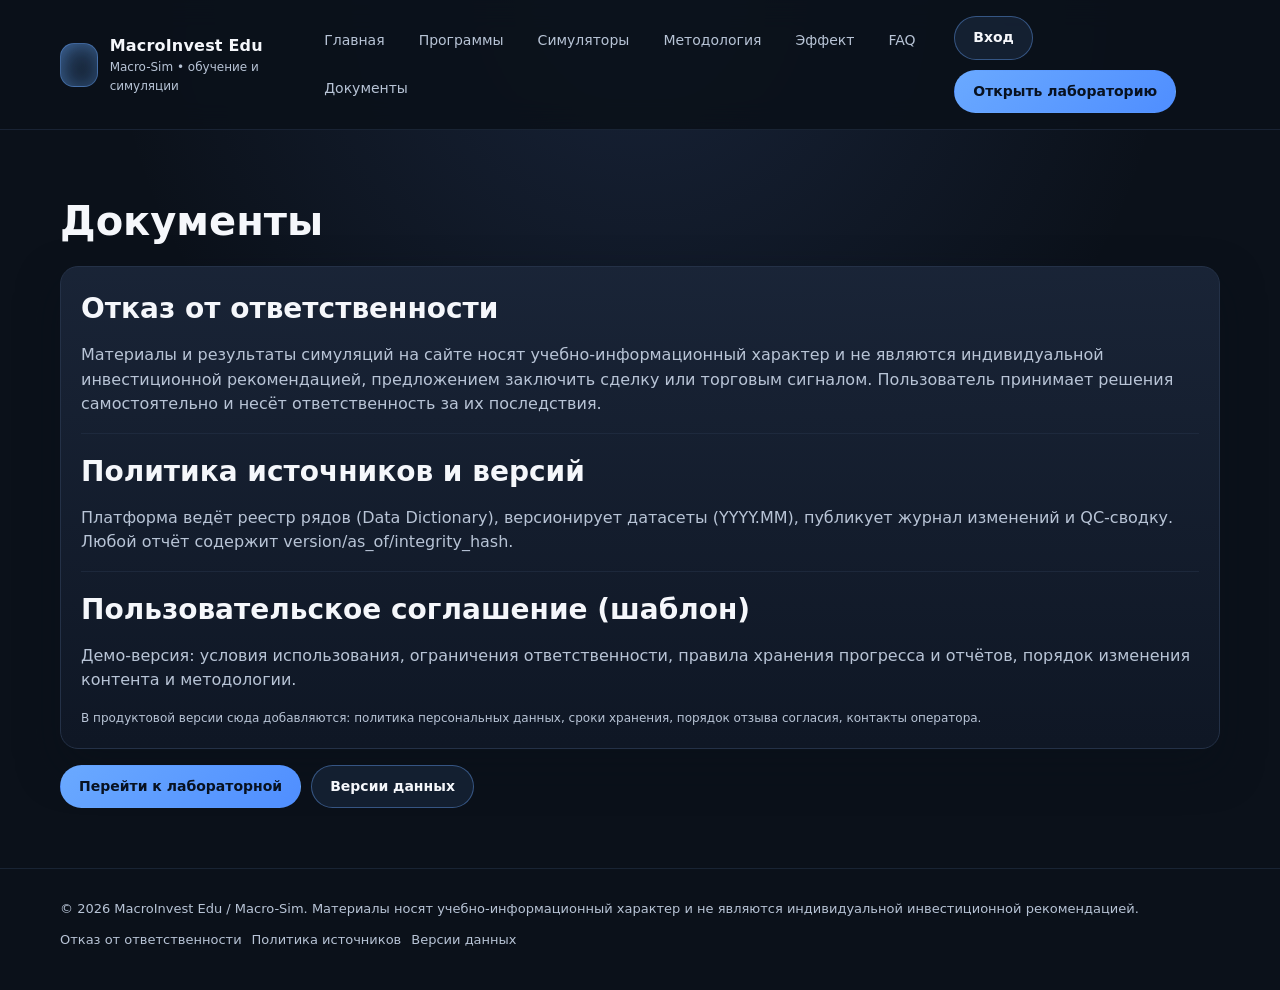
<file: documents.html>
<!doctype html>
<html lang="ru">
<head>
  <meta charset="utf-8" />
  <meta name="viewport" content="width=device-width, initial-scale=1" />
  <title>Документы — MacroInvest Edu</title>
  <link rel="stylesheet" href="assets/styles.css" />
</head>
<body>
<header>
  <div class="container">
    <div class="nav">
      <a class="brand" href="index.html" aria-label="MacroInvest Edu">
        <div class="logo" aria-hidden="true"></div>
        <div>
          <div class="name">MacroInvest Edu</div>
          <div class="tag">Macro-Sim • обучение и симуляции</div>
        </div>
      </a>
      <nav class="menu" aria-label="Навигация">
        <a href="index.html">Главная</a>
        <a href="programs.html">Программы</a>
        <a href="simulators.html">Симуляторы</a>
        <a href="methodology.html">Методология</a>
        <a href="impact.html">Эффект</a>
        <a href="faq.html">FAQ</a>
        <a href="documents.html">Документы</a>
      </nav>
      <div class="actions">
        <a class="btn" href="login.html" title="Демо-вход">Вход</a>
        <a class="btn primary" href="app-lab-macro-portfolio.html">Открыть лабораторию</a>
      </div>
    </div>
  </div>
</header>

<main>
<section class="section">
  <div class="container">
    <h1 class="h1">Документы</h1>

    <div class="card"><div class="pad" id="disclaimer">
      <h2 class="h2">Отказ от ответственности</h2>
      <p class="p">
        Материалы и результаты симуляций на сайте носят учебно‑информационный характер и не являются индивидуальной инвестиционной рекомендацией,
        предложением заключить сделку или торговым сигналом. Пользователь принимает решения самостоятельно и несёт ответственность за их последствия.
      </p>
      <hr/>
      <h2 class="h2" id="sources">Политика источников и версий</h2>
      <p class="p">Платформа ведёт реестр рядов (Data Dictionary), версионирует датасеты (YYYY.MM), публикует журнал изменений и QC‑сводку. Любой отчёт содержит version/as_of/integrity_hash.</p>
      <hr/>
      <h2 class="h2">Пользовательское соглашение (шаблон)</h2>
      <p class="p">Демо‑версия: условия использования, ограничения ответственности, правила хранения прогресса и отчётов, порядок изменения контента и методологии.</p>
      <div class="hint">В продуктовой версии сюда добавляются: политика персональных данных, сроки хранения, порядок отзыва согласия, контакты оператора.</div>
    </div></div>

    <div style="margin-top:16px; display:flex; gap:10px; flex-wrap:wrap">
      <a class="btn primary" href="app-lab-macro-portfolio.html">Перейти к лабораторной</a>
      <a class="btn" href="methodology.html#versions">Версии данных</a>
    </div>
  </div>
</section>

</main>

<div class="toast" id="toast" role="status" aria-live="polite">
  <div class="card"><div class="pad">
    <div style="display:flex; justify-content:space-between; gap:12px; align-items:center;">
      <div class="name" style="font-weight:700">Сообщение</div>
      <button class="btn ghost" onclick="document.getElementById('toast').style.display='none'">Закрыть</button>
    </div>
    <div class="msg" id="toastMsg" style="margin-top:8px"></div>
  </div></div>
</div>

<footer class="footer">
  <div class="container">
    <div style="display:flex; flex-wrap:wrap; gap:10px; align-items:center; justify-content:space-between">
      <div>© 2026 MacroInvest Edu / Macro-Sim. Материалы носят учебно‑информационный характер и не являются индивидуальной инвестиционной рекомендацией.</div>
      <div style="display:flex; gap:10px; flex-wrap:wrap">
        <a href="documents.html#disclaimer">Отказ от ответственности</a>
        <a href="documents.html#sources">Политика источников</a>
        <a href="methodology.html#versions">Версии данных</a>
      </div>
    </div>
  </div>
</footer>

<script src="assets/app.js"></script>

</body>
</html>
</file>
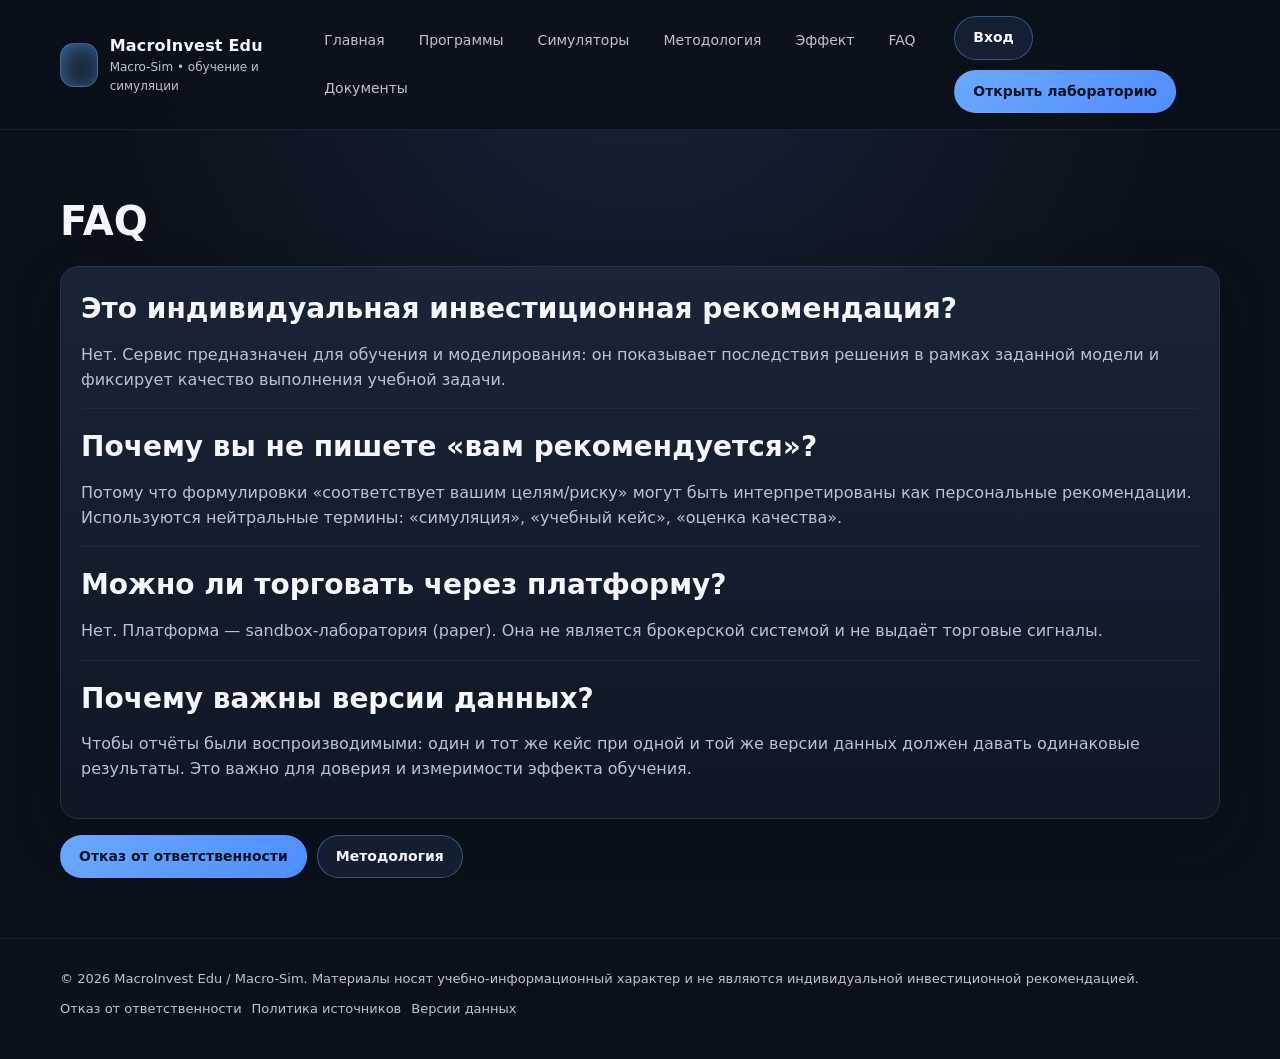
<file: faq.html>
<!doctype html>
<html lang="ru">
<head>
  <meta charset="utf-8" />
  <meta name="viewport" content="width=device-width, initial-scale=1" />
  <title>FAQ — MacroInvest Edu</title>
  <link rel="stylesheet" href="assets/styles.css" />
</head>
<body>
<header>
  <div class="container">
    <div class="nav">
      <a class="brand" href="index.html" aria-label="MacroInvest Edu">
        <div class="logo" aria-hidden="true"></div>
        <div>
          <div class="name">MacroInvest Edu</div>
          <div class="tag">Macro-Sim • обучение и симуляции</div>
        </div>
      </a>
      <nav class="menu" aria-label="Навигация">
        <a href="index.html">Главная</a>
        <a href="programs.html">Программы</a>
        <a href="simulators.html">Симуляторы</a>
        <a href="methodology.html">Методология</a>
        <a href="impact.html">Эффект</a>
        <a href="faq.html">FAQ</a>
        <a href="documents.html">Документы</a>
      </nav>
      <div class="actions">
        <a class="btn" href="login.html" title="Демо-вход">Вход</a>
        <a class="btn primary" href="app-lab-macro-portfolio.html">Открыть лабораторию</a>
      </div>
    </div>
  </div>
</header>

<main>
<section class="section">
  <div class="container">
    <h1 class="h1">FAQ</h1>

    <div class="card"><div class="pad">
      <h2 class="h2">Это индивидуальная инвестиционная рекомендация?</h2>
      <p class="p">Нет. Сервис предназначен для обучения и моделирования: он показывает последствия решения в рамках заданной модели и фиксирует качество выполнения учебной задачи.</p>
      <hr/>
      <h2 class="h2">Почему вы не пишете «вам рекомендуется»?</h2>
      <p class="p">Потому что формулировки «соответствует вашим целям/риску» могут быть интерпретированы как персональные рекомендации. Используются нейтральные термины: «симуляция», «учебный кейс», «оценка качества».</p>
      <hr/>
      <h2 class="h2">Можно ли торговать через платформу?</h2>
      <p class="p">Нет. Платформа — sandbox‑лаборатория (paper). Она не является брокерской системой и не выдаёт торговые сигналы.</p>
      <hr/>
      <h2 class="h2">Почему важны версии данных?</h2>
      <p class="p">Чтобы отчёты были воспроизводимыми: один и тот же кейс при одной и той же версии данных должен давать одинаковые результаты. Это важно для доверия и измеримости эффекта обучения.</p>
    </div></div>

    <div style="margin-top:16px; display:flex; gap:10px; flex-wrap:wrap">
      <a class="btn primary" href="documents.html#disclaimer">Отказ от ответственности</a>
      <a class="btn" href="methodology.html">Методология</a>
    </div>
  </div>
</section>

</main>

<div class="toast" id="toast" role="status" aria-live="polite">
  <div class="card"><div class="pad">
    <div style="display:flex; justify-content:space-between; gap:12px; align-items:center;">
      <div class="name" style="font-weight:700">Сообщение</div>
      <button class="btn ghost" onclick="document.getElementById('toast').style.display='none'">Закрыть</button>
    </div>
    <div class="msg" id="toastMsg" style="margin-top:8px"></div>
  </div></div>
</div>

<footer class="footer">
  <div class="container">
    <div style="display:flex; flex-wrap:wrap; gap:10px; align-items:center; justify-content:space-between">
      <div>© 2026 MacroInvest Edu / Macro-Sim. Материалы носят учебно‑информационный характер и не являются индивидуальной инвестиционной рекомендацией.</div>
      <div style="display:flex; gap:10px; flex-wrap:wrap">
        <a href="documents.html#disclaimer">Отказ от ответственности</a>
        <a href="documents.html#sources">Политика источников</a>
        <a href="methodology.html#versions">Версии данных</a>
      </div>
    </div>
  </div>
</footer>

<script src="assets/app.js"></script>

</body>
</html>
</file>
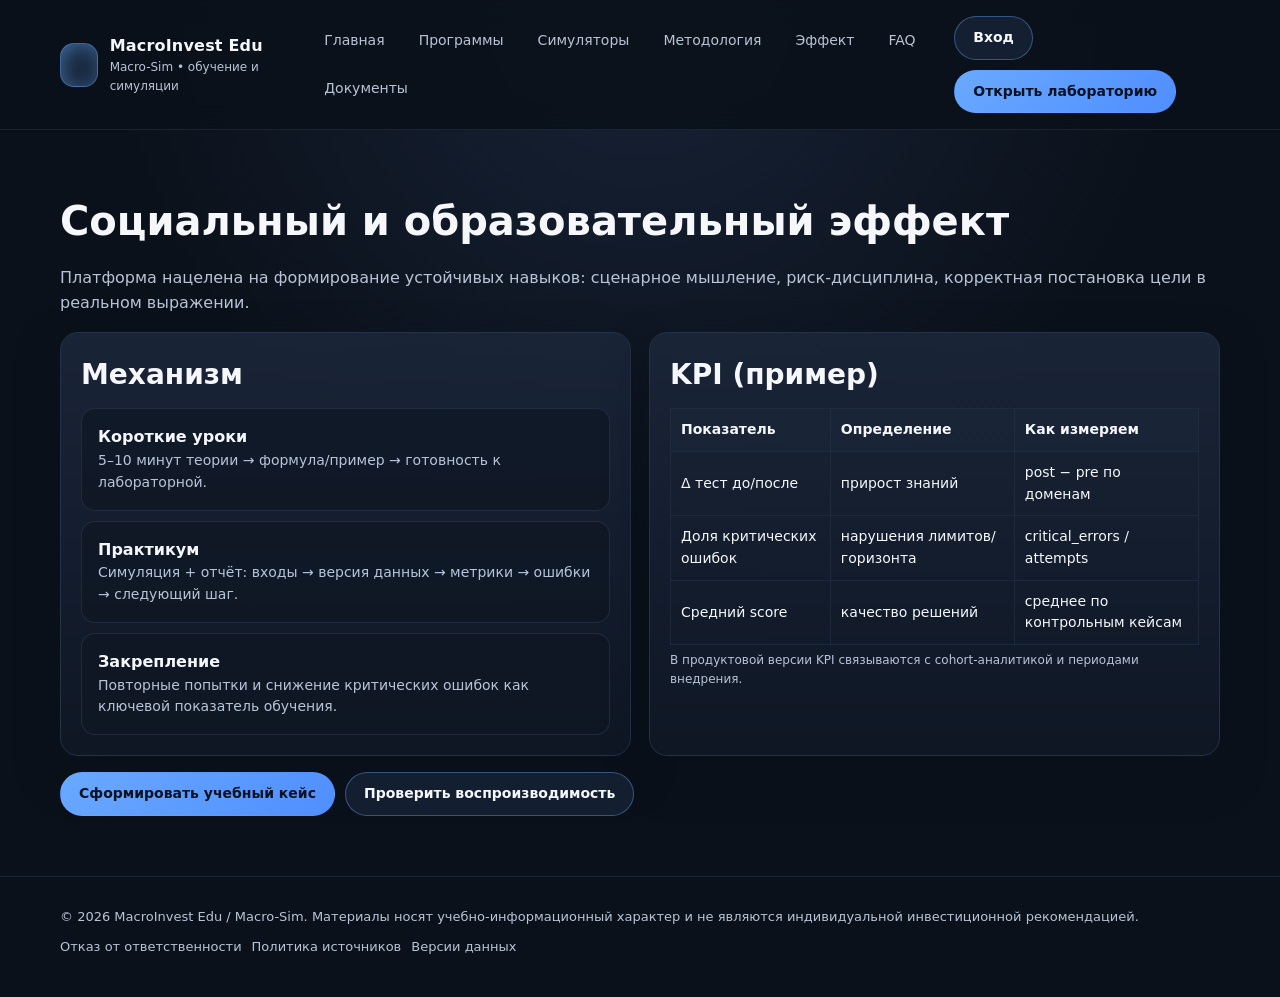
<file: impact.html>
<!doctype html>
<html lang="ru">
<head>
  <meta charset="utf-8" />
  <meta name="viewport" content="width=device-width, initial-scale=1" />
  <title>Эффект — MacroInvest Edu</title>
  <link rel="stylesheet" href="assets/styles.css" />
</head>
<body>
<header>
  <div class="container">
    <div class="nav">
      <a class="brand" href="index.html" aria-label="MacroInvest Edu">
        <div class="logo" aria-hidden="true"></div>
        <div>
          <div class="name">MacroInvest Edu</div>
          <div class="tag">Macro-Sim • обучение и симуляции</div>
        </div>
      </a>
      <nav class="menu" aria-label="Навигация">
        <a href="index.html">Главная</a>
        <a href="programs.html">Программы</a>
        <a href="simulators.html">Симуляторы</a>
        <a href="methodology.html">Методология</a>
        <a href="impact.html">Эффект</a>
        <a href="faq.html">FAQ</a>
        <a href="documents.html">Документы</a>
      </nav>
      <div class="actions">
        <a class="btn" href="login.html" title="Демо-вход">Вход</a>
        <a class="btn primary" href="app-lab-macro-portfolio.html">Открыть лабораторию</a>
      </div>
    </div>
  </div>
</header>

<main>
<section class="section">
  <div class="container">
    <h1 class="h1">Социальный и образовательный эффект</h1>
    <p class="p">Платформа нацелена на формирование устойчивых навыков: сценарное мышление, риск‑дисциплина, корректная постановка цели в реальном выражении.</p>

    <div class="split">
      <div class="card"><div class="pad">
        <h2 class="h2">Механизм</h2>
        <div class="tile"><div class="t">Короткие уроки</div><div class="s">5–10 минут теории → формула/пример → готовность к лабораторной.</div></div>
        <div style="height:10px"></div>
        <div class="tile"><div class="t">Практикум</div><div class="s">Симуляция + отчёт: входы → версия данных → метрики → ошибки → следующий шаг.</div></div>
        <div style="height:10px"></div>
        <div class="tile"><div class="t">Закрепление</div><div class="s">Повторные попытки и снижение критических ошибок как ключевой показатель обучения.</div></div>
      </div></div>

      <div class="card"><div class="pad">
        <h2 class="h2">KPI (пример)</h2>
        <table class="table">
          <tr><th>Показатель</th><th>Определение</th><th>Как измеряем</th></tr>
          <tr><td>Δ тест до/после</td><td>прирост знаний</td><td>post − pre по доменам</td></tr>
          <tr><td>Доля критических ошибок</td><td>нарушения лимитов/горизонта</td><td>critical_errors / attempts</td></tr>
          <tr><td>Средний score</td><td>качество решений</td><td>среднее по контрольным кейсам</td></tr>
        </table>
        <div class="hint">В продуктовой версии KPI связываются с cohort‑аналитикой и периодами внедрения.</div>
      </div></div>
    </div>

    <div style="margin-top:16px; display:flex; gap:10px; flex-wrap:wrap">
      <a class="btn primary" href="app-lab-macro-portfolio.html">Сформировать учебный кейс</a>
      <a class="btn" href="methodology.html">Проверить воспроизводимость</a>
    </div>
  </div>
</section>

</main>

<div class="toast" id="toast" role="status" aria-live="polite">
  <div class="card"><div class="pad">
    <div style="display:flex; justify-content:space-between; gap:12px; align-items:center;">
      <div class="name" style="font-weight:700">Сообщение</div>
      <button class="btn ghost" onclick="document.getElementById('toast').style.display='none'">Закрыть</button>
    </div>
    <div class="msg" id="toastMsg" style="margin-top:8px"></div>
  </div></div>
</div>

<footer class="footer">
  <div class="container">
    <div style="display:flex; flex-wrap:wrap; gap:10px; align-items:center; justify-content:space-between">
      <div>© 2026 MacroInvest Edu / Macro-Sim. Материалы носят учебно‑информационный характер и не являются индивидуальной инвестиционной рекомендацией.</div>
      <div style="display:flex; gap:10px; flex-wrap:wrap">
        <a href="documents.html#disclaimer">Отказ от ответственности</a>
        <a href="documents.html#sources">Политика источников</a>
        <a href="methodology.html#versions">Версии данных</a>
      </div>
    </div>
  </div>
</footer>

<script src="assets/app.js"></script>

</body>
</html>
</file>
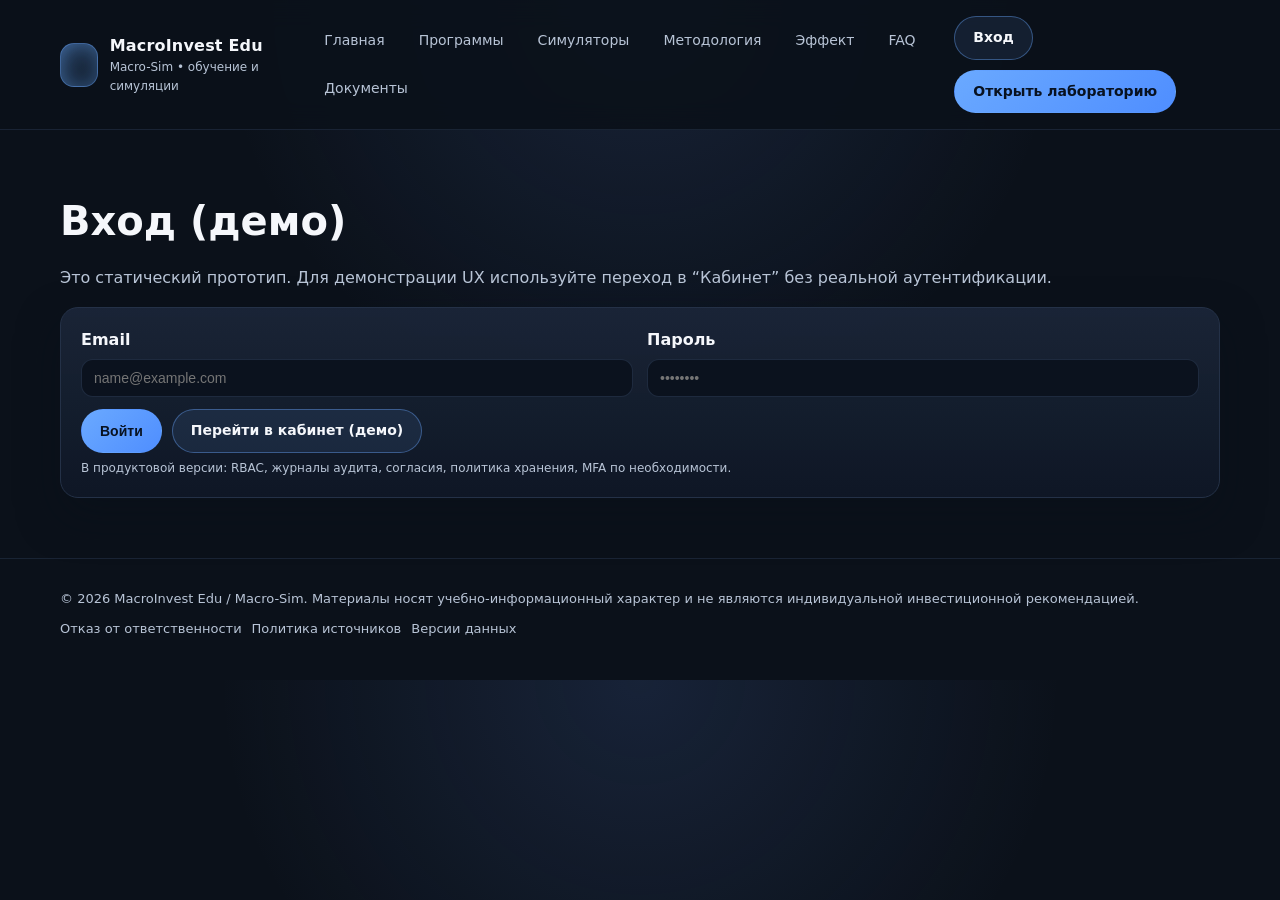
<file: login.html>
<!doctype html>
<html lang="ru">
<head>
  <meta charset="utf-8" />
  <meta name="viewport" content="width=device-width, initial-scale=1" />
  <title>Вход — MacroInvest Edu</title>
  <link rel="stylesheet" href="assets/styles.css" />
</head>
<body>
<header>
  <div class="container">
    <div class="nav">
      <a class="brand" href="index.html" aria-label="MacroInvest Edu">
        <div class="logo" aria-hidden="true"></div>
        <div>
          <div class="name">MacroInvest Edu</div>
          <div class="tag">Macro-Sim • обучение и симуляции</div>
        </div>
      </a>
      <nav class="menu" aria-label="Навигация">
        <a href="index.html">Главная</a>
        <a href="programs.html">Программы</a>
        <a href="simulators.html">Симуляторы</a>
        <a href="methodology.html">Методология</a>
        <a href="impact.html">Эффект</a>
        <a href="faq.html">FAQ</a>
        <a href="documents.html">Документы</a>
      </nav>
      <div class="actions">
        <a class="btn" href="login.html" title="Демо-вход">Вход</a>
        <a class="btn primary" href="app-lab-macro-portfolio.html">Открыть лабораторию</a>
      </div>
    </div>
  </div>
</header>

<main>
<section class="section">
  <div class="container">
    <h1 class="h1">Вход (демо)</h1>
    <p class="p">Это статический прототип. Для демонстрации UX используйте переход в “Кабинет” без реальной аутентификации.</p>

    <div class="card"><div class="pad">
      <div class="form">
        <div class="row">
          <div class="field">
            <label>Email</label>
            <input type="email" placeholder="name@example.com" />
          </div>
          <div class="field">
            <label>Пароль</label>
            <input type="password" placeholder="••••••••" />
          </div>
        </div>
        <div style="display:flex; gap:10px; flex-wrap:wrap">
          <button class="btn primary" onclick="toast('Демо: аутентификация отключена. Переходим в кабинет.'); setTimeout(()=>location.href='app-dashboard.html', 450)">Войти</button>
          <a class="btn" href="app-dashboard.html">Перейти в кабинет (демо)</a>
        </div>
        <div class="hint">В продуктовой версии: RBAC, журналы аудита, согласия, политика хранения, MFA по необходимости.</div>
      </div>
    </div></div>
  </div>
</section>

</main>

<div class="toast" id="toast" role="status" aria-live="polite">
  <div class="card"><div class="pad">
    <div style="display:flex; justify-content:space-between; gap:12px; align-items:center;">
      <div class="name" style="font-weight:700">Сообщение</div>
      <button class="btn ghost" onclick="document.getElementById('toast').style.display='none'">Закрыть</button>
    </div>
    <div class="msg" id="toastMsg" style="margin-top:8px"></div>
  </div></div>
</div>

<footer class="footer">
  <div class="container">
    <div style="display:flex; flex-wrap:wrap; gap:10px; align-items:center; justify-content:space-between">
      <div>© 2026 MacroInvest Edu / Macro-Sim. Материалы носят учебно‑информационный характер и не являются индивидуальной инвестиционной рекомендацией.</div>
      <div style="display:flex; gap:10px; flex-wrap:wrap">
        <a href="documents.html#disclaimer">Отказ от ответственности</a>
        <a href="documents.html#sources">Политика источников</a>
        <a href="methodology.html#versions">Версии данных</a>
      </div>
    </div>
  </div>
</footer>

<script src="assets/app.js"></script>

</body>
</html>
</file>
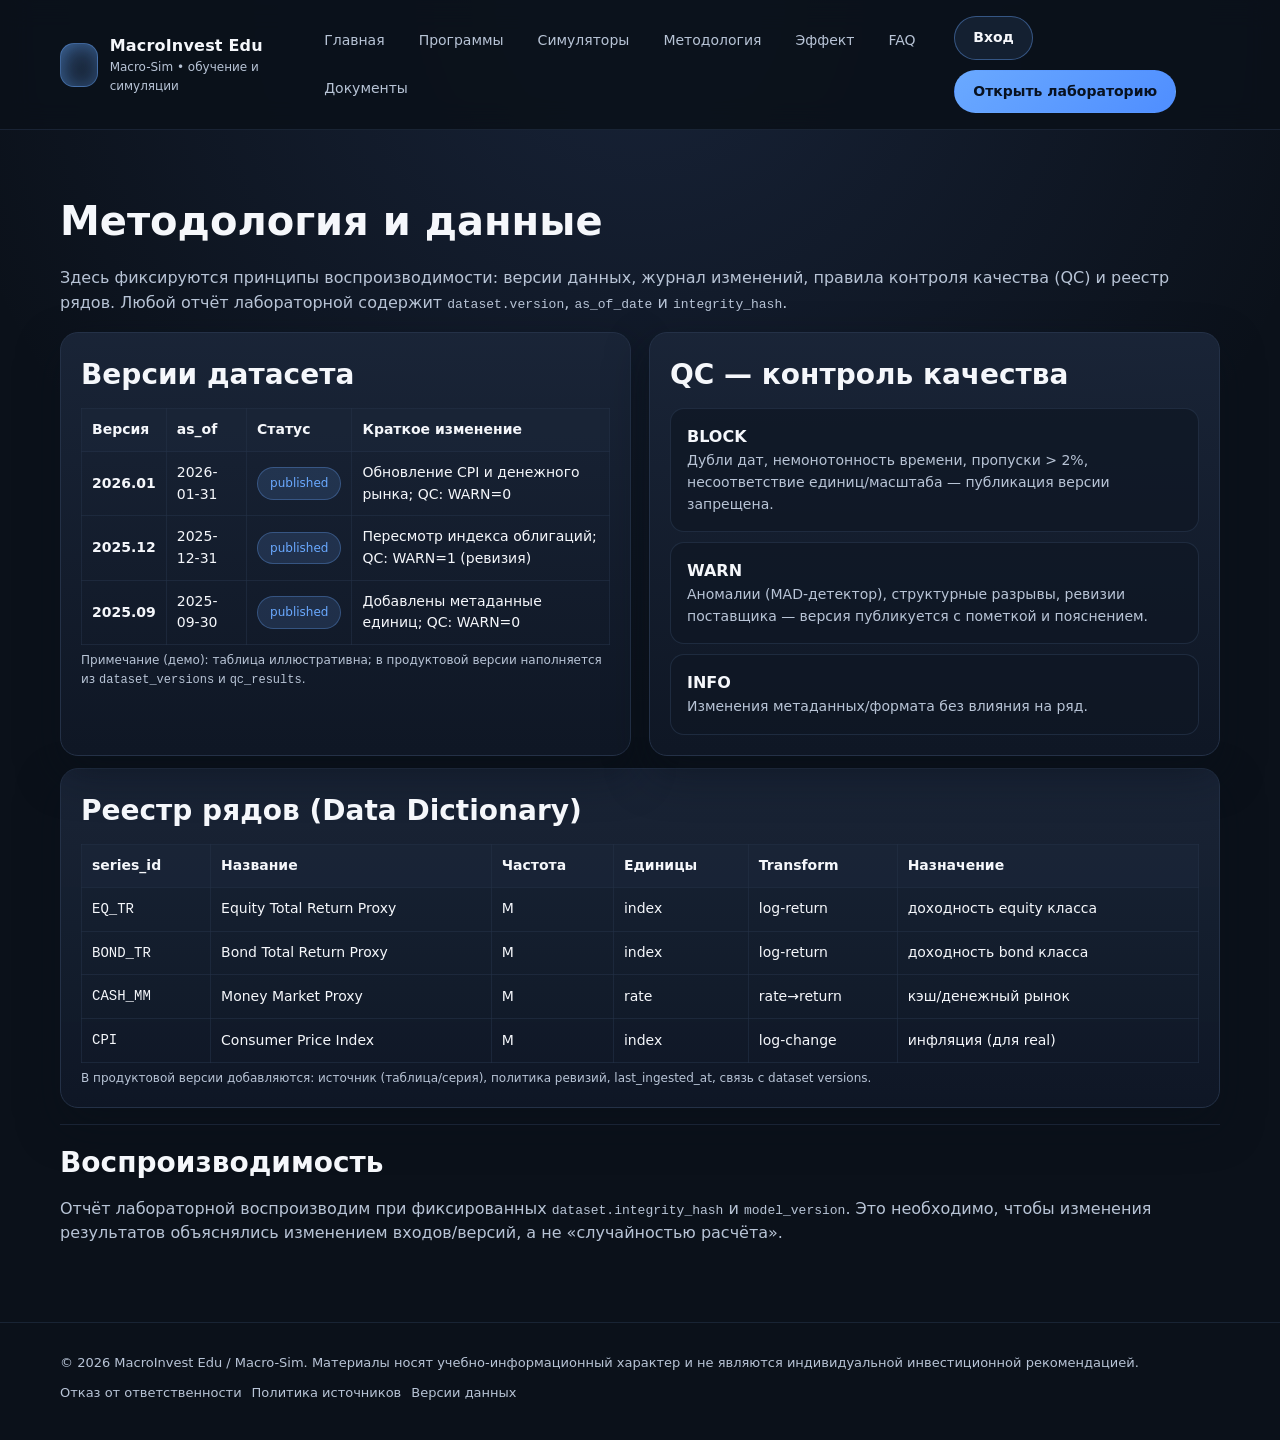
<file: methodology.html>
<!doctype html>
<html lang="ru">
<head>
  <meta charset="utf-8" />
  <meta name="viewport" content="width=device-width, initial-scale=1" />
  <title>Методология — MacroInvest Edu</title>
  <link rel="stylesheet" href="assets/styles.css" />
</head>
<body>
<header>
  <div class="container">
    <div class="nav">
      <a class="brand" href="index.html" aria-label="MacroInvest Edu">
        <div class="logo" aria-hidden="true"></div>
        <div>
          <div class="name">MacroInvest Edu</div>
          <div class="tag">Macro-Sim • обучение и симуляции</div>
        </div>
      </a>
      <nav class="menu" aria-label="Навигация">
        <a href="index.html">Главная</a>
        <a href="programs.html">Программы</a>
        <a href="simulators.html">Симуляторы</a>
        <a href="methodology.html">Методология</a>
        <a href="impact.html">Эффект</a>
        <a href="faq.html">FAQ</a>
        <a href="documents.html">Документы</a>
      </nav>
      <div class="actions">
        <a class="btn" href="login.html" title="Демо-вход">Вход</a>
        <a class="btn primary" href="app-lab-macro-portfolio.html">Открыть лабораторию</a>
      </div>
    </div>
  </div>
</header>

<main>
<section class="section">
  <div class="container">
    <h1 class="h1">Методология и данные</h1>
    <p class="p">
      Здесь фиксируются принципы воспроизводимости: версии данных, журнал изменений, правила контроля качества (QC) и реестр рядов.
      Любой отчёт лабораторной содержит <code>dataset.version</code>, <code>as_of_date</code> и <code>integrity_hash</code>.
    </p>

    <div class="split">
      <div class="card"><div class="pad" id="versions">
        <h2 class="h2">Версии датасета</h2>
        <table class="table">
          <tr><th>Версия</th><th>as_of</th><th>Статус</th><th>Краткое изменение</th></tr>
          <tr><td><b>2026.01</b></td><td>2026-01-31</td><td><span class="badge">published</span></td><td>Обновление CPI и денежного рынка; QC: WARN=0</td></tr>
          <tr><td><b>2025.12</b></td><td>2025-12-31</td><td><span class="badge">published</span></td><td>Пересмотр индекса облигаций; QC: WARN=1 (ревизия)</td></tr>
          <tr><td><b>2025.09</b></td><td>2025-09-30</td><td><span class="badge">published</span></td><td>Добавлены метаданные единиц; QC: WARN=0</td></tr>
        </table>
        <div class="hint">Примечание (демо): таблица иллюстративна; в продуктовой версии наполняется из <code>dataset_versions</code> и <code>qc_results</code>.</div>
      </div></div>

      <div class="card"><div class="pad">
        <h2 class="h2">QC — контроль качества</h2>
        <div class="tile">
          <div class="t">BLOCK</div>
          <div class="s">Дубли дат, немонотонность времени, пропуски &gt; 2%, несоответствие единиц/масштаба — публикация версии запрещена.</div>
        </div>
        <div style="height:10px"></div>
        <div class="tile">
          <div class="t">WARN</div>
          <div class="s">Аномалии (MAD‑детектор), структурные разрывы, ревизии поставщика — версия публикуется с пометкой и пояснением.</div>
        </div>
        <div style="height:10px"></div>
        <div class="tile">
          <div class="t">INFO</div>
          <div class="s">Изменения метаданных/формата без влияния на ряд.</div>
        </div>
      </div></div>
    </div>

    <div class="card" style="margin-top:12px"><div class="pad">
      <h2 class="h2">Реестр рядов (Data Dictionary)</h2>
      <table class="table">
        <tr><th>series_id</th><th>Название</th><th>Частота</th><th>Единицы</th><th>Transform</th><th>Назначение</th></tr>
        <tr><td><code>EQ_TR</code></td><td>Equity Total Return Proxy</td><td>M</td><td>index</td><td>log-return</td><td>доходность equity класса</td></tr>
        <tr><td><code>BOND_TR</code></td><td>Bond Total Return Proxy</td><td>M</td><td>index</td><td>log-return</td><td>доходность bond класса</td></tr>
        <tr><td><code>CASH_MM</code></td><td>Money Market Proxy</td><td>M</td><td>rate</td><td>rate→return</td><td>кэш/денежный рынок</td></tr>
        <tr><td><code>CPI</code></td><td>Consumer Price Index</td><td>M</td><td>index</td><td>log-change</td><td>инфляция (для real)</td></tr>
      </table>
      <div class="hint">В продуктовой версии добавляются: источник (таблица/серия), политика ревизий, last_ingested_at, связь с dataset versions.</div>
    </div></div>

    <hr/>
    <h2 class="h2">Воспроизводимость</h2>
    <p class="p">
      Отчёт лабораторной воспроизводим при фиксированных <code>dataset.integrity_hash</code> и <code>model_version</code>.
      Это необходимо, чтобы изменения результатов объяснялись изменением входов/версий, а не «случайностью расчёта».
    </p>
  </div>
</section>

</main>

<div class="toast" id="toast" role="status" aria-live="polite">
  <div class="card"><div class="pad">
    <div style="display:flex; justify-content:space-between; gap:12px; align-items:center;">
      <div class="name" style="font-weight:700">Сообщение</div>
      <button class="btn ghost" onclick="document.getElementById('toast').style.display='none'">Закрыть</button>
    </div>
    <div class="msg" id="toastMsg" style="margin-top:8px"></div>
  </div></div>
</div>

<footer class="footer">
  <div class="container">
    <div style="display:flex; flex-wrap:wrap; gap:10px; align-items:center; justify-content:space-between">
      <div>© 2026 MacroInvest Edu / Macro-Sim. Материалы носят учебно‑информационный характер и не являются индивидуальной инвестиционной рекомендацией.</div>
      <div style="display:flex; gap:10px; flex-wrap:wrap">
        <a href="documents.html#disclaimer">Отказ от ответственности</a>
        <a href="documents.html#sources">Политика источников</a>
        <a href="methodology.html#versions">Версии данных</a>
      </div>
    </div>
  </div>
</footer>

<script src="assets/app.js"></script>

</body>
</html>
</file>
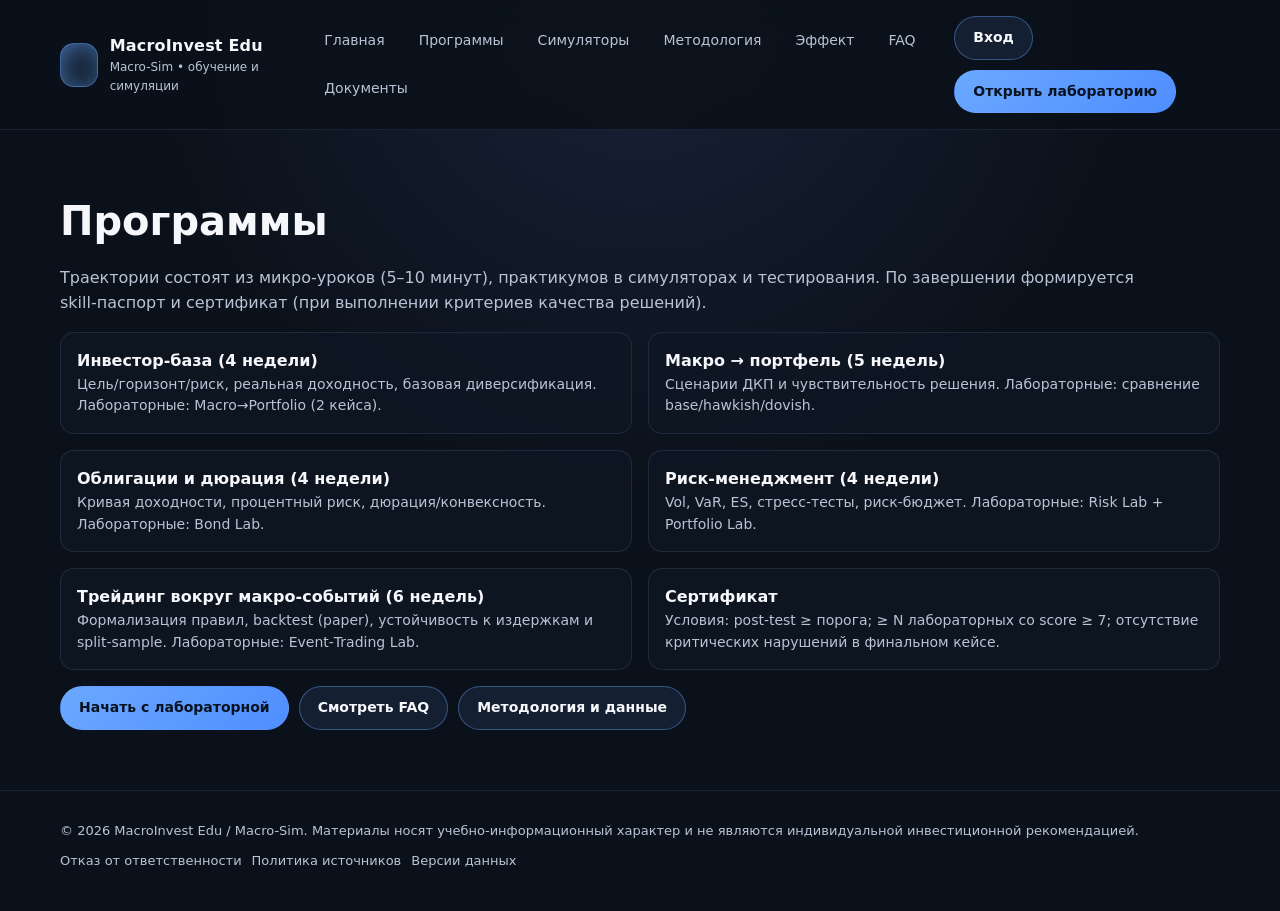
<file: programs.html>
<!doctype html>
<html lang="ru">
<head>
  <meta charset="utf-8" />
  <meta name="viewport" content="width=device-width, initial-scale=1" />
  <title>Программы — MacroInvest Edu</title>
  <link rel="stylesheet" href="assets/styles.css" />
</head>
<body>
<header>
  <div class="container">
    <div class="nav">
      <a class="brand" href="index.html" aria-label="MacroInvest Edu">
        <div class="logo" aria-hidden="true"></div>
        <div>
          <div class="name">MacroInvest Edu</div>
          <div class="tag">Macro-Sim • обучение и симуляции</div>
        </div>
      </a>
      <nav class="menu" aria-label="Навигация">
        <a href="index.html">Главная</a>
        <a href="programs.html">Программы</a>
        <a href="simulators.html">Симуляторы</a>
        <a href="methodology.html">Методология</a>
        <a href="impact.html">Эффект</a>
        <a href="faq.html">FAQ</a>
        <a href="documents.html">Документы</a>
      </nav>
      <div class="actions">
        <a class="btn" href="login.html" title="Демо-вход">Вход</a>
        <a class="btn primary" href="app-lab-macro-portfolio.html">Открыть лабораторию</a>
      </div>
    </div>
  </div>
</header>

<main>
<section class="section">
  <div class="container">
    <h1 class="h1">Программы</h1>
    <p class="p">Траектории состоят из микро‑уроков (5–10 минут), практикумов в симуляторах и тестирования. По завершении формируется skill‑паспорт и сертификат (при выполнении критериев качества решений).</p>

    <div class="cards" style="grid-template-columns:repeat(2,1fr)">
      <div class="tile">
        <div class="t">Инвестор‑база (4 недели)</div>
        <div class="s">Цель/горизонт/риск, реальная доходность, базовая диверсификация. Лабораторные: Macro→Portfolio (2 кейса).</div>
      </div>
      <div class="tile">
        <div class="t">Макро → портфель (5 недель)</div>
        <div class="s">Сценарии ДКП и чувствительность решения. Лабораторные: сравнение base/hawkish/dovish.</div>
      </div>
      <div class="tile">
        <div class="t">Облигации и дюрация (4 недели)</div>
        <div class="s">Кривая доходности, процентный риск, дюрация/конвексность. Лабораторные: Bond Lab.</div>
      </div>
      <div class="tile">
        <div class="t">Риск‑менеджмент (4 недели)</div>
        <div class="s">Vol, VaR, ES, стресс‑тесты, риск‑бюджет. Лабораторные: Risk Lab + Portfolio Lab.</div>
      </div>
      <div class="tile">
        <div class="t">Трейдинг вокруг макро‑событий (6 недель)</div>
        <div class="s">Формализация правил, backtest (paper), устойчивость к издержкам и split‑sample. Лабораторные: Event‑Trading Lab.</div>
      </div>
      <div class="tile">
        <div class="t">Сертификат</div>
        <div class="s">Условия: post‑test ≥ порога; ≥ N лабораторных со score ≥ 7; отсутствие критических нарушений в финальном кейсе.</div>
      </div>
    </div>

    <div style="margin-top:16px; display:flex; gap:10px; flex-wrap:wrap">
      <a class="btn primary" href="app-lab-macro-portfolio.html">Начать с лабораторной</a>
      <a class="btn" href="faq.html">Смотреть FAQ</a>
      <a class="btn" href="methodology.html">Методология и данные</a>
    </div>
  </div>
</section>

</main>

<div class="toast" id="toast" role="status" aria-live="polite">
  <div class="card"><div class="pad">
    <div style="display:flex; justify-content:space-between; gap:12px; align-items:center;">
      <div class="name" style="font-weight:700">Сообщение</div>
      <button class="btn ghost" onclick="document.getElementById('toast').style.display='none'">Закрыть</button>
    </div>
    <div class="msg" id="toastMsg" style="margin-top:8px"></div>
  </div></div>
</div>

<footer class="footer">
  <div class="container">
    <div style="display:flex; flex-wrap:wrap; gap:10px; align-items:center; justify-content:space-between">
      <div>© 2026 MacroInvest Edu / Macro-Sim. Материалы носят учебно‑информационный характер и не являются индивидуальной инвестиционной рекомендацией.</div>
      <div style="display:flex; gap:10px; flex-wrap:wrap">
        <a href="documents.html#disclaimer">Отказ от ответственности</a>
        <a href="documents.html#sources">Политика источников</a>
        <a href="methodology.html#versions">Версии данных</a>
      </div>
    </div>
  </div>
</footer>

<script src="assets/app.js"></script>

</body>
</html>
</file>
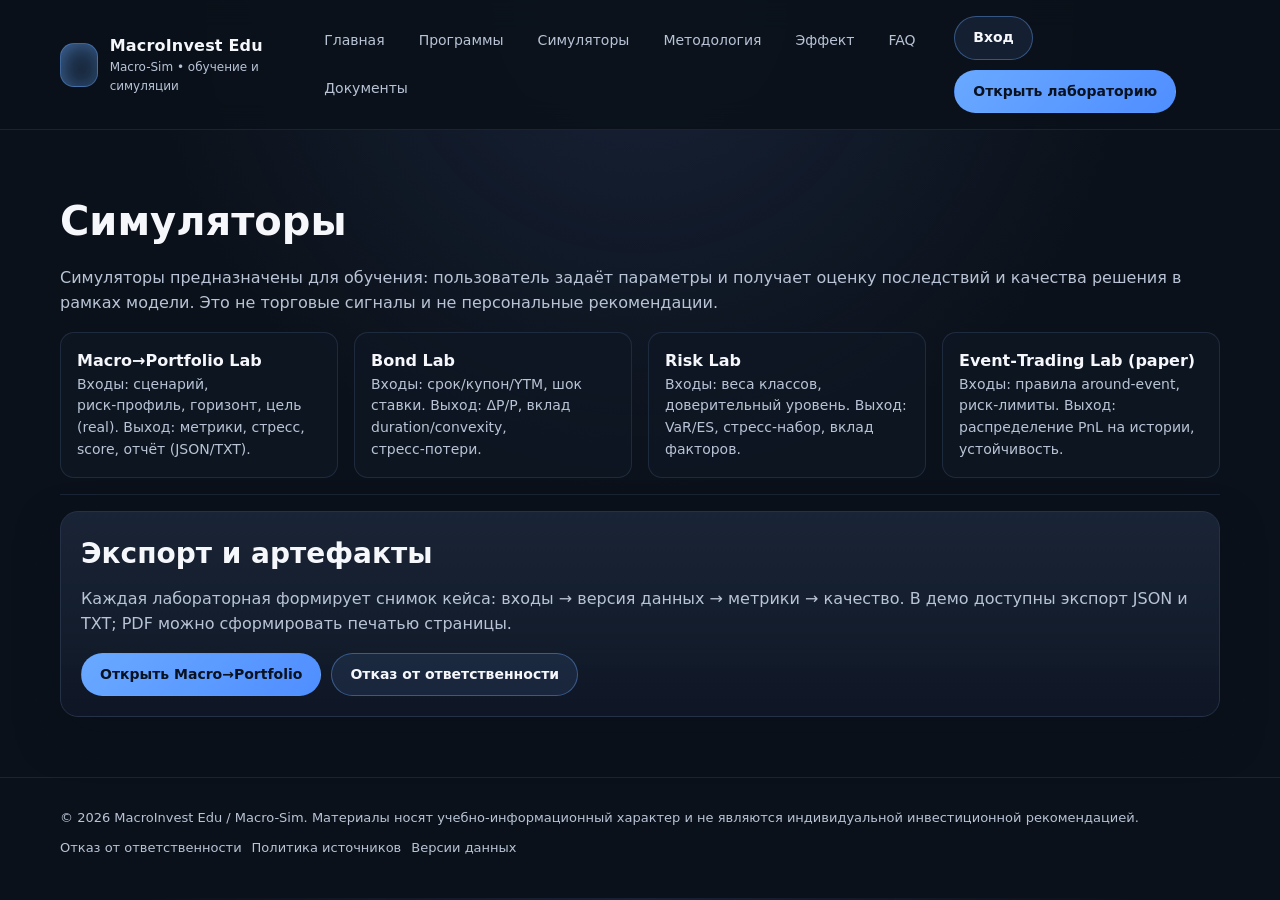
<file: simulators.html>
<!doctype html>
<html lang="ru">
<head>
  <meta charset="utf-8" />
  <meta name="viewport" content="width=device-width, initial-scale=1" />
  <title>Симуляторы — MacroInvest Edu</title>
  <link rel="stylesheet" href="assets/styles.css" />
</head>
<body>
<header>
  <div class="container">
    <div class="nav">
      <a class="brand" href="index.html" aria-label="MacroInvest Edu">
        <div class="logo" aria-hidden="true"></div>
        <div>
          <div class="name">MacroInvest Edu</div>
          <div class="tag">Macro-Sim • обучение и симуляции</div>
        </div>
      </a>
      <nav class="menu" aria-label="Навигация">
        <a href="index.html">Главная</a>
        <a href="programs.html">Программы</a>
        <a href="simulators.html">Симуляторы</a>
        <a href="methodology.html">Методология</a>
        <a href="impact.html">Эффект</a>
        <a href="faq.html">FAQ</a>
        <a href="documents.html">Документы</a>
      </nav>
      <div class="actions">
        <a class="btn" href="login.html" title="Демо-вход">Вход</a>
        <a class="btn primary" href="app-lab-macro-portfolio.html">Открыть лабораторию</a>
      </div>
    </div>
  </div>
</header>

<main>
<section class="section">
  <div class="container">
    <h1 class="h1">Симуляторы</h1>
    <p class="p">Симуляторы предназначены для обучения: пользователь задаёт параметры и получает оценку последствий и качества решения в рамках модели. Это не торговые сигналы и не персональные рекомендации.</p>

    <div class="cards">
      <a class="tile" href="app-lab-macro-portfolio.html">
        <div class="t">Macro→Portfolio Lab</div>
        <div class="s">Входы: сценарий, риск‑профиль, горизонт, цель (real). Выход: метрики, стресс, score, отчёт (JSON/TXT).</div>
      </a>
      <a class="tile" href="app-lab-bond.html">
        <div class="t">Bond Lab</div>
        <div class="s">Входы: срок/купон/YTM, шок ставки. Выход: ΔP/P, вклад duration/convexity, стресс‑потери.</div>
      </a>
      <a class="tile" href="app-lab-risk.html">
        <div class="t">Risk Lab</div>
        <div class="s">Входы: веса классов, доверительный уровень. Выход: VaR/ES, стресс‑набор, вклад факторов.</div>
      </a>
      <a class="tile" href="app-lab-event.html">
        <div class="t">Event‑Trading Lab (paper)</div>
        <div class="s">Входы: правила around‑event, риск‑лимиты. Выход: распределение PnL на истории, устойчивость.</div>
      </a>
    </div>

    <hr/>
    <div class="card"><div class="pad">
      <h2 class="h2">Экспорт и артефакты</h2>
      <p class="p">Каждая лабораторная формирует снимок кейса: входы → версия данных → метрики → качество. В демо доступны экспорт JSON и TXT; PDF можно сформировать печатью страницы.</p>
      <div style="display:flex; gap:10px; flex-wrap:wrap">
        <a class="btn primary" href="app-lab-macro-portfolio.html">Открыть Macro→Portfolio</a>
        <a class="btn" href="documents.html#disclaimer">Отказ от ответственности</a>
      </div>
    </div></div>
  </div>
</section>

</main>

<div class="toast" id="toast" role="status" aria-live="polite">
  <div class="card"><div class="pad">
    <div style="display:flex; justify-content:space-between; gap:12px; align-items:center;">
      <div class="name" style="font-weight:700">Сообщение</div>
      <button class="btn ghost" onclick="document.getElementById('toast').style.display='none'">Закрыть</button>
    </div>
    <div class="msg" id="toastMsg" style="margin-top:8px"></div>
  </div></div>
</div>

<footer class="footer">
  <div class="container">
    <div style="display:flex; flex-wrap:wrap; gap:10px; align-items:center; justify-content:space-between">
      <div>© 2026 MacroInvest Edu / Macro-Sim. Материалы носят учебно‑информационный характер и не являются индивидуальной инвестиционной рекомендацией.</div>
      <div style="display:flex; gap:10px; flex-wrap:wrap">
        <a href="documents.html#disclaimer">Отказ от ответственности</a>
        <a href="documents.html#sources">Политика источников</a>
        <a href="methodology.html#versions">Версии данных</a>
      </div>
    </div>
  </div>
</footer>

<script src="assets/app.js"></script>

</body>
</html>
</file>
<file: assets/styles.css>
:root {
  color-scheme: light;
  --bg: #0b111a;
  --bg-soft: #111927;
  --panel: #131d2e;
  --panel-soft: #1a2538;
  --stroke: #243147;
  --text: #f5f7fb;
  --muted: #b8c4d6;
  --accent: #6aa9ff;
  --accent-strong: #4f8eff;
  --accent-glow: rgba(106, 169, 255, 0.35);
  --success: #8fe1b2;
  --warning: #f6c067;
  --danger: #f38989;
  --mono: "JetBrains Mono", "SFMono-Regular", Menlo, Consolas, monospace;
  --shadow: 0 18px 40px rgba(9, 17, 26, 0.55);
  --radius-lg: 18px;
  --radius-md: 14px;
  --radius-sm: 10px;
}

* {
  box-sizing: border-box;
}

body {
  margin: 0;
  font-family: "Inter", "Segoe UI", system-ui, -apple-system, sans-serif;
  background: radial-gradient(circle at top, rgba(80, 115, 190, 0.18), transparent 45%), var(--bg);
  color: var(--text);
  line-height: 1.55;
}

a {
  color: inherit;
  text-decoration: none;
}

a:hover {
  color: var(--accent);
}

img {
  max-width: 100%;
  display: block;
}

header {
  position: sticky;
  top: 0;
  z-index: 10;
  background: rgba(11, 17, 26, 0.9);
  backdrop-filter: blur(14px);
  border-bottom: 1px solid rgba(36, 49, 71, 0.6);
}

.container {
  max-width: 1200px;
  margin: 0 auto;
  padding: 0 20px;
}

.nav {
  display: flex;
  align-items: center;
  justify-content: space-between;
  gap: 16px;
  padding: 16px 0;
}

.brand {
  display: flex;
  align-items: center;
  gap: 12px;
}

.logo {
  width: 44px;
  height: 44px;
  border-radius: 14px;
  background: linear-gradient(135deg, rgba(106, 169, 255, 0.3), rgba(106, 169, 255, 0.05));
  border: 1px solid rgba(106, 169, 255, 0.5);
  box-shadow: inset 0 0 18px rgba(106, 169, 255, 0.4);
}

.name {
  font-weight: 700;
  letter-spacing: 0.2px;
}

.tag {
  font-size: 12px;
  color: var(--muted);
}

.menu {
  display: flex;
  align-items: center;
  gap: 14px;
  flex-wrap: wrap;
  font-size: 14px;
  color: var(--muted);
}

.menu a {
  padding: 6px 10px;
  border-radius: 999px;
  transition: 0.2s ease;
}

.menu a:hover {
  background: rgba(106, 169, 255, 0.12);
  color: var(--text);
}

.actions {
  display: flex;
  gap: 10px;
  flex-wrap: wrap;
}

.btn {
  display: inline-flex;
  align-items: center;
  justify-content: center;
  gap: 8px;
  padding: 10px 18px;
  border-radius: 999px;
  border: 1px solid rgba(106, 169, 255, 0.4);
  background: rgba(106, 169, 255, 0.1);
  color: var(--text);
  font-weight: 600;
  font-size: 14px;
  cursor: pointer;
  transition: 0.2s ease;
}

.btn:hover {
  box-shadow: 0 0 0 3px rgba(106, 169, 255, 0.15);
}

.btn.primary {
  background: linear-gradient(135deg, var(--accent), var(--accent-strong));
  border-color: transparent;
  color: #081221;
}

.btn.ghost {
  background: transparent;
  border-color: rgba(255, 255, 255, 0.15);
  color: var(--muted);
}

.hero {
  padding: 80px 0 50px;
}

.hero-grid {
  display: grid;
  grid-template-columns: repeat(auto-fit, minmax(300px, 1fr));
  gap: 24px;
  align-items: center;
}

.hero-copy {
  display: flex;
  flex-direction: column;
  gap: 16px;
}

.hero-actions {
  display: flex;
  gap: 12px;
  flex-wrap: wrap;
}

.hero-highlights {
  display: grid;
  gap: 12px;
  grid-template-columns: repeat(auto-fit, minmax(160px, 1fr));
}

.highlight {
  padding: 14px;
  border-radius: var(--radius-md);
  background: rgba(106, 169, 255, 0.08);
  border: 1px solid rgba(106, 169, 255, 0.2);
}

.h-label {
  font-size: 12px;
  color: var(--muted);
}

.h-value {
  font-size: 18px;
  font-weight: 700;
  margin-top: 6px;
}

.h-note {
  font-size: 12px;
  color: var(--muted);
  margin-top: 4px;
}

.hero-panel .panel-title {
  font-weight: 700;
  margin-bottom: 14px;
}

.panel-row {
  display: grid;
  grid-template-columns: 40px 1fr;
  gap: 12px;
  padding: 12px 0;
  border-bottom: 1px solid rgba(36, 49, 71, 0.5);
}

.panel-row:last-of-type {
  border-bottom: none;
}

.panel-icon {
  width: 36px;
  height: 36px;
  border-radius: 12px;
  background: rgba(106, 169, 255, 0.2);
  display: flex;
  align-items: center;
  justify-content: center;
  font-size: 12px;
  font-weight: 700;
  color: var(--accent);
}

.panel-name {
  font-weight: 600;
}

.panel-desc {
  font-size: 13px;
  color: var(--muted);
  margin-top: 4px;
}

.panel-cta {
  margin-top: 16px;
}

.hero-disclaimer {
  margin-top: 18px;
  font-size: 12px;
  color: var(--muted);
}

.section {
  padding: 60px 0;
}

.section-muted {
  background: rgba(11, 17, 26, 0.6);
  border-top: 1px solid rgba(36, 49, 71, 0.4);
  border-bottom: 1px solid rgba(36, 49, 71, 0.4);
}

.section-head {
  display: flex;
  align-items: flex-end;
  justify-content: space-between;
  gap: 16px;
  margin-bottom: 20px;
  flex-wrap: wrap;
}

.grid {
  display: grid;
  gap: 20px;
  grid-template-columns: repeat(auto-fit, minmax(280px, 1fr));
}

.cards {
  display: grid;
  gap: 16px;
  grid-template-columns: repeat(auto-fit, minmax(220px, 1fr));
}

.steps {
  display: grid;
  gap: 16px;
  grid-template-columns: repeat(auto-fit, minmax(220px, 1fr));
}

.step-number {
  font-size: 12px;
  color: var(--accent);
  text-transform: uppercase;
  letter-spacing: 0.6px;
  font-weight: 600;
}

.step-title {
  font-size: 18px;
  font-weight: 600;
  margin-top: 8px;
}

.step-text {
  font-size: 14px;
  color: var(--muted);
  margin-top: 6px;
}

.card {
  background: linear-gradient(180deg, rgba(26, 37, 56, 0.94), rgba(15, 23, 37, 0.98));
  border: 1px solid var(--stroke);
  border-radius: var(--radius-lg);
  box-shadow: var(--shadow);
}

.pad {
  padding: 20px;
}

.tile {
  display: block;
  background: rgba(15, 23, 37, 0.75);
  border: 1px solid rgba(36, 49, 71, 0.8);
  border-radius: var(--radius-md);
  padding: 16px;
}

.tile:hover {
  border-color: rgba(106, 169, 255, 0.5);
  box-shadow: 0 12px 22px rgba(11, 17, 26, 0.5);
}

.tile .t {
  font-weight: 600;
}

.tile .s {
  font-size: 14px;
  color: var(--muted);
}

.badge {
  display: inline-flex;
  align-items: center;
  padding: 6px 12px;
  border-radius: 999px;
  background: rgba(106, 169, 255, 0.15);
  color: var(--accent);
  font-size: 12px;
  border: 1px solid rgba(106, 169, 255, 0.3);
}

.h1 {
  font-size: clamp(28px, 4vw, 40px);
  margin: 0 0 14px;
}

.h2 {
  font-size: clamp(20px, 3vw, 28px);
  margin: 0 0 12px;
}

.p {
  margin: 0 0 16px;
  color: var(--muted);
}

.kpis {
  display: grid;
  gap: 12px;
  grid-template-columns: repeat(auto-fit, minmax(180px, 1fr));
  margin-top: 18px;
}

.kpi {
  padding: 12px;
  border-radius: var(--radius-sm);
  background: rgba(106, 169, 255, 0.08);
  border: 1px solid rgba(106, 169, 255, 0.2);
}

.kpi .k {
  font-size: 12px;
  color: var(--muted);
}

.kpi .v {
  margin-top: 6px;
  font-size: 14px;
}

.split {
  display: grid;
  gap: 18px;
  grid-template-columns: repeat(auto-fit, minmax(300px, 1fr));
}

.row {
  display: grid;
  gap: 14px;
  grid-template-columns: repeat(auto-fit, minmax(200px, 1fr));
  margin-bottom: 12px;
}

.field label {
  display: block;
  font-weight: 600;
  margin-bottom: 6px;
}

.field input,
.field select,
.field textarea {
  width: 100%;
  padding: 10px 12px;
  border-radius: 12px;
  border: 1px solid rgba(36, 49, 71, 0.8);
  background: rgba(10, 17, 29, 0.9);
  color: var(--text);
  font-size: 14px;
}

.field input:focus,
.field select:focus,
.field textarea:focus {
  outline: none;
  border-color: rgba(106, 169, 255, 0.8);
  box-shadow: 0 0 0 3px rgba(106, 169, 255, 0.15);
}

.hint {
  font-size: 12px;
  color: var(--muted);
  margin-top: 6px;
}

.weights {
  display: grid;
  gap: 10px;
}

.wrow {
  display: grid;
  gap: 12px;
  grid-template-columns: 80px 1fr 90px;
  align-items: center;
}

.wrow input[type="range"] {
  width: 100%;
}

.out {
  background: rgba(11, 17, 26, 0.6);
  border: 1px solid rgba(36, 49, 71, 0.8);
  border-radius: var(--radius-sm);
  padding: 12px;
}

.out .title {
  font-weight: 600;
  margin-bottom: 8px;
}

.table {
  width: 100%;
  border-collapse: collapse;
  font-size: 14px;
}

.table th,
.table td {
  border: 1px solid rgba(36, 49, 71, 0.6);
  padding: 10px;
  text-align: left;
}

.table th {
  background: rgba(26, 37, 56, 0.8);
}

.footer {
  padding: 30px 0 40px;
  border-top: 1px solid rgba(36, 49, 71, 0.6);
  color: var(--muted);
  font-size: 13px;
}

.cta {
  overflow: hidden;
}

.cta-inner {
  display: flex;
  align-items: center;
  justify-content: space-between;
  gap: 20px;
  flex-wrap: wrap;
}

.cta-actions {
  display: flex;
  gap: 10px;
  flex-wrap: wrap;
}

.toast {
  position: fixed;
  inset: auto 20px 20px auto;
  max-width: 360px;
  display: none;
  z-index: 20;
}

.toast .card {
  border-radius: var(--radius-md);
}

hr {
  border: none;
  border-top: 1px solid rgba(36, 49, 71, 0.6);
  margin: 16px 0;
}

kbd {
  background: rgba(255, 255, 255, 0.12);
  border-radius: 6px;
  padding: 2px 6px;
  font-size: 12px;
}

@media (max-width: 900px) {
  header {
    position: static;
  }

  .nav {
    flex-direction: column;
    align-items: flex-start;
  }

  .actions {
    width: 100%;
  }

  .section-head {
    align-items: flex-start;
  }
}

@media (max-width: 600px) {
  .hero {
    padding-top: 40px;
  }

  .btn {
    width: 100%;
  }

  .menu {
    width: 100%;
    gap: 8px;
  }

  .wrow {
    grid-template-columns: 1fr;
  }

  .cta-inner {
    align-items: flex-start;
  }
}
</file>
